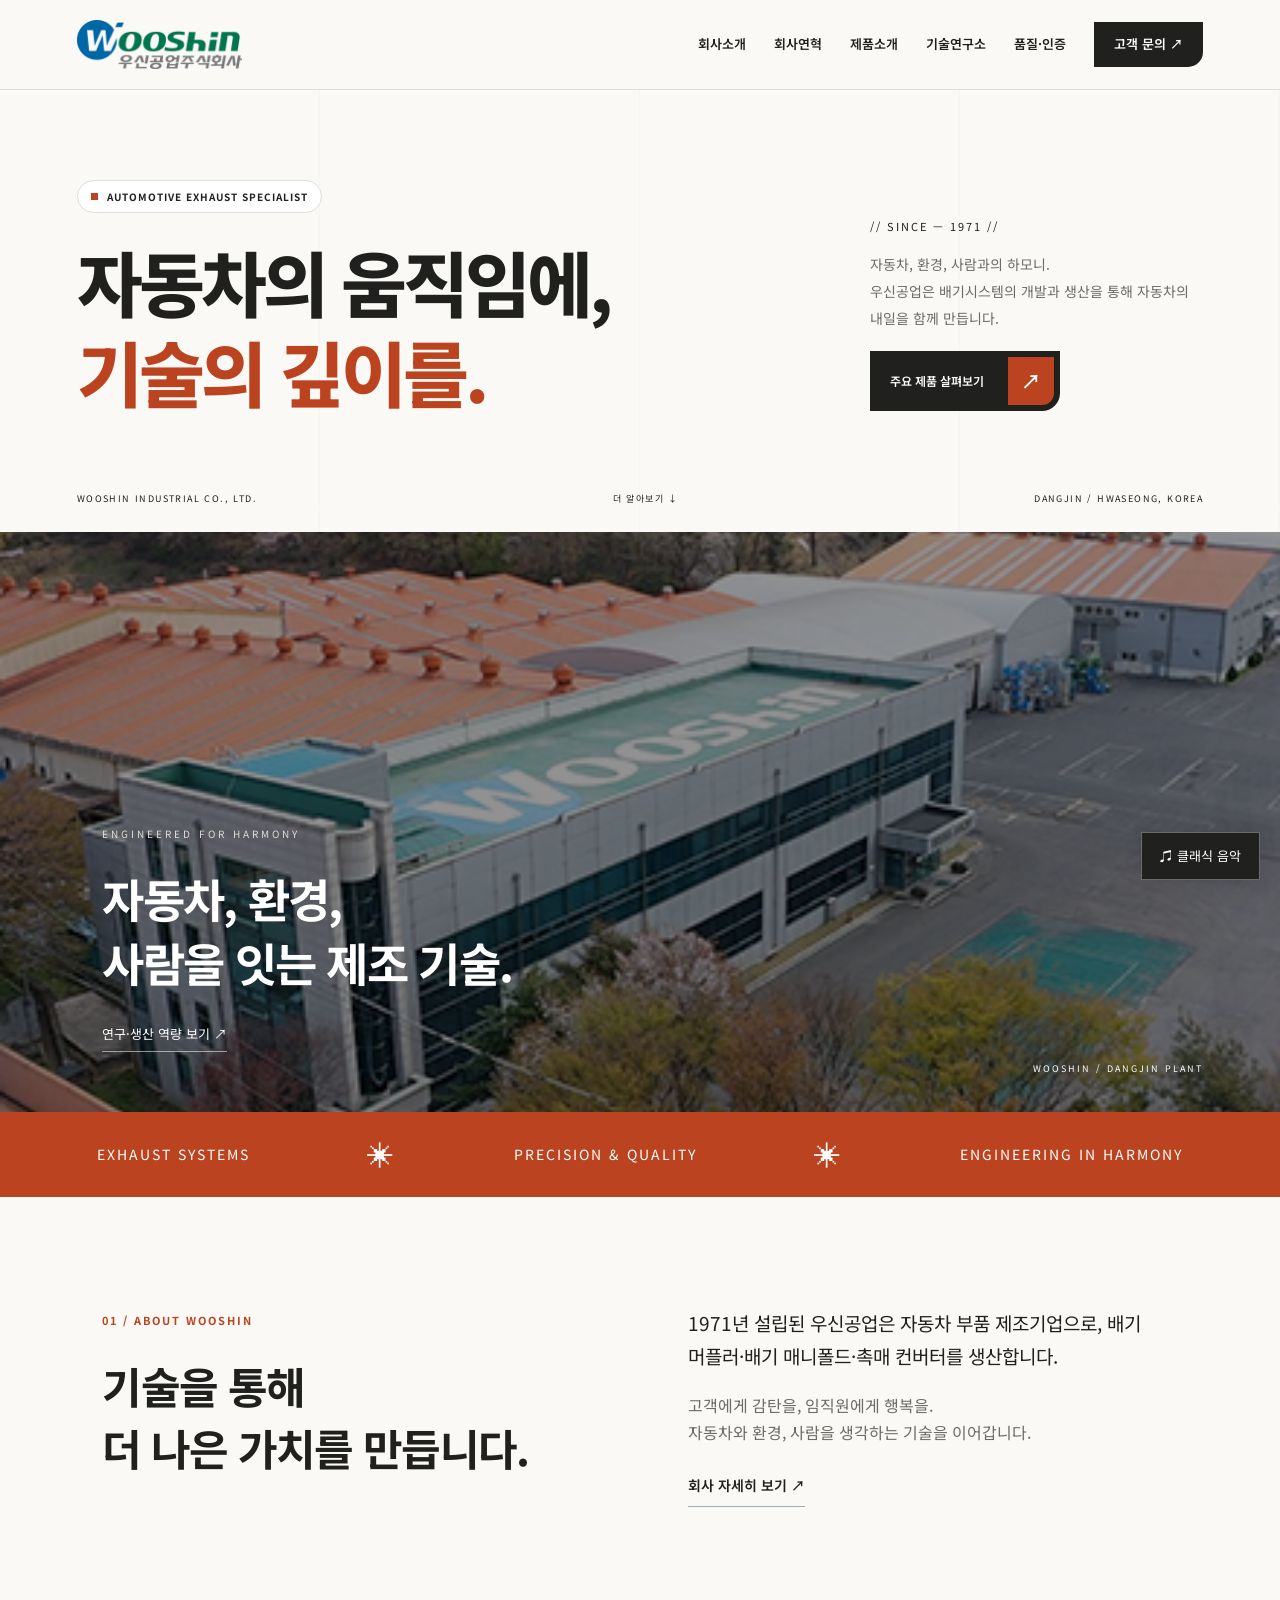
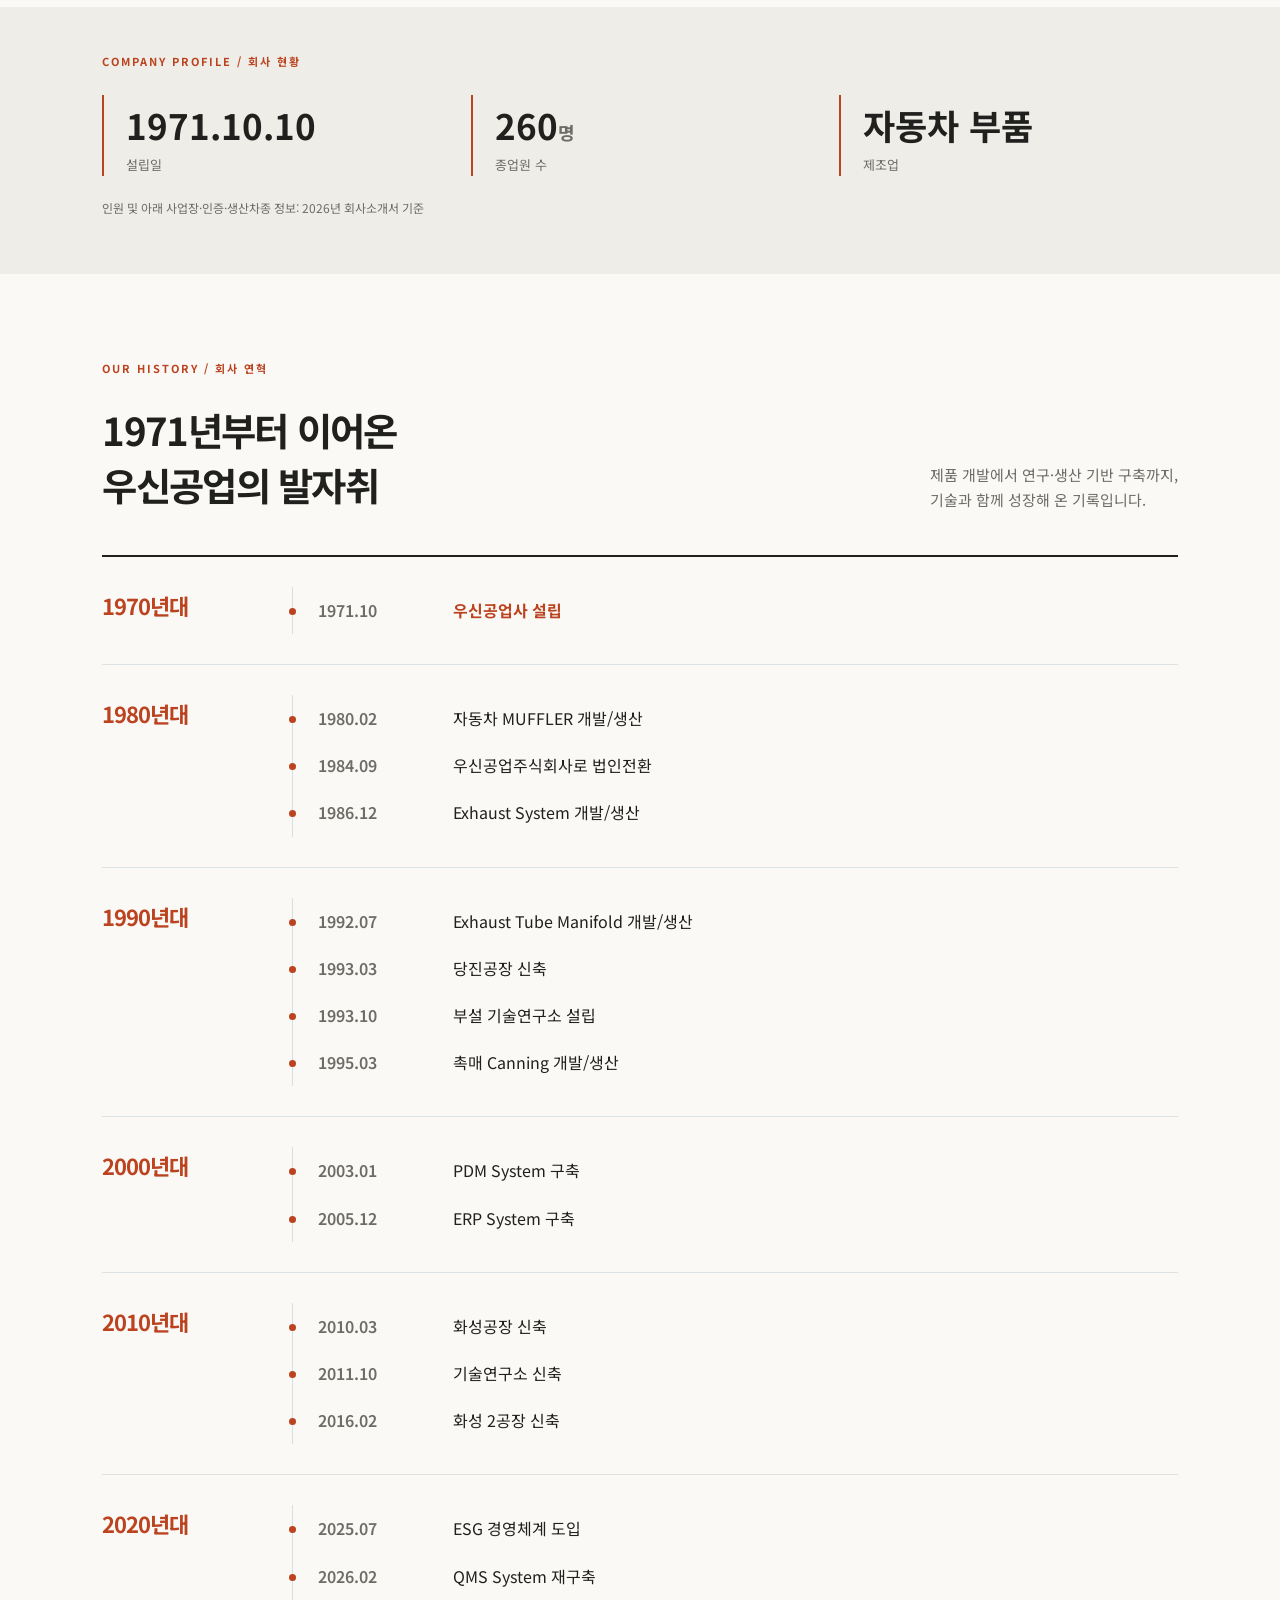
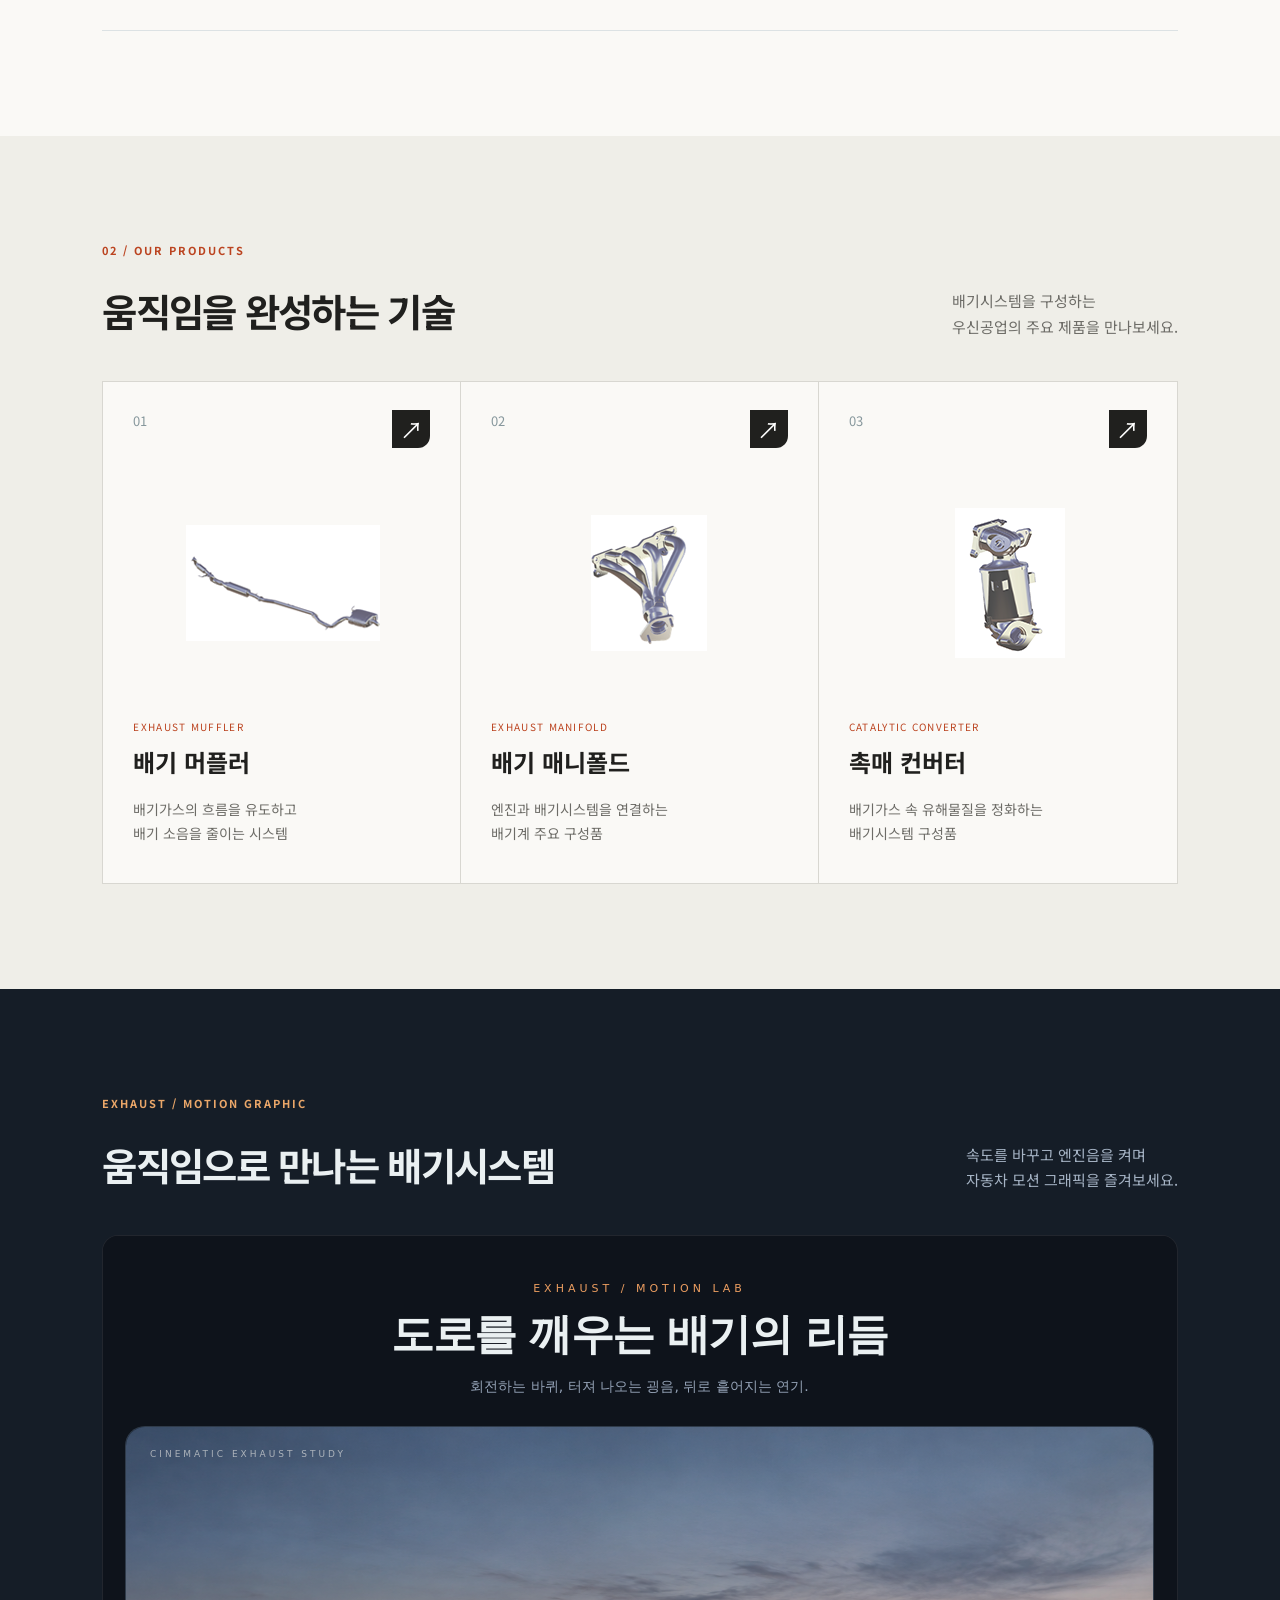
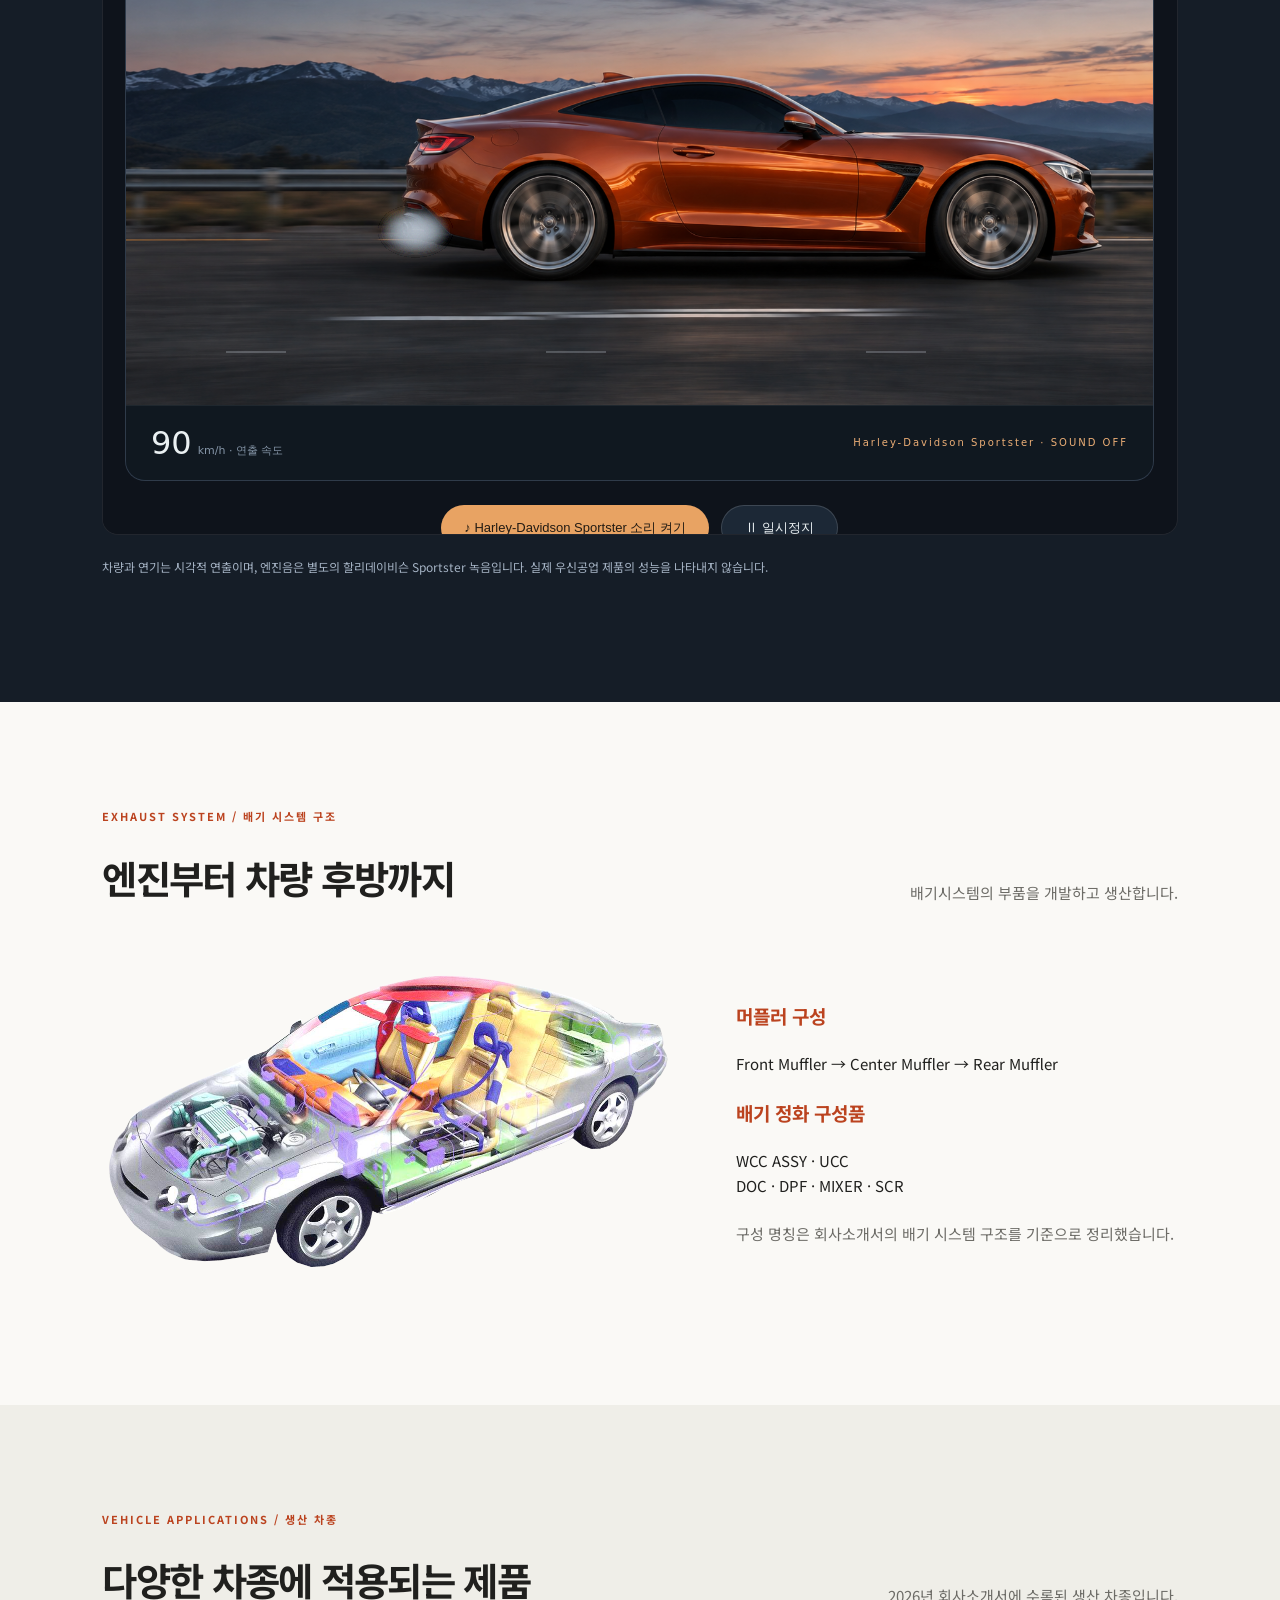
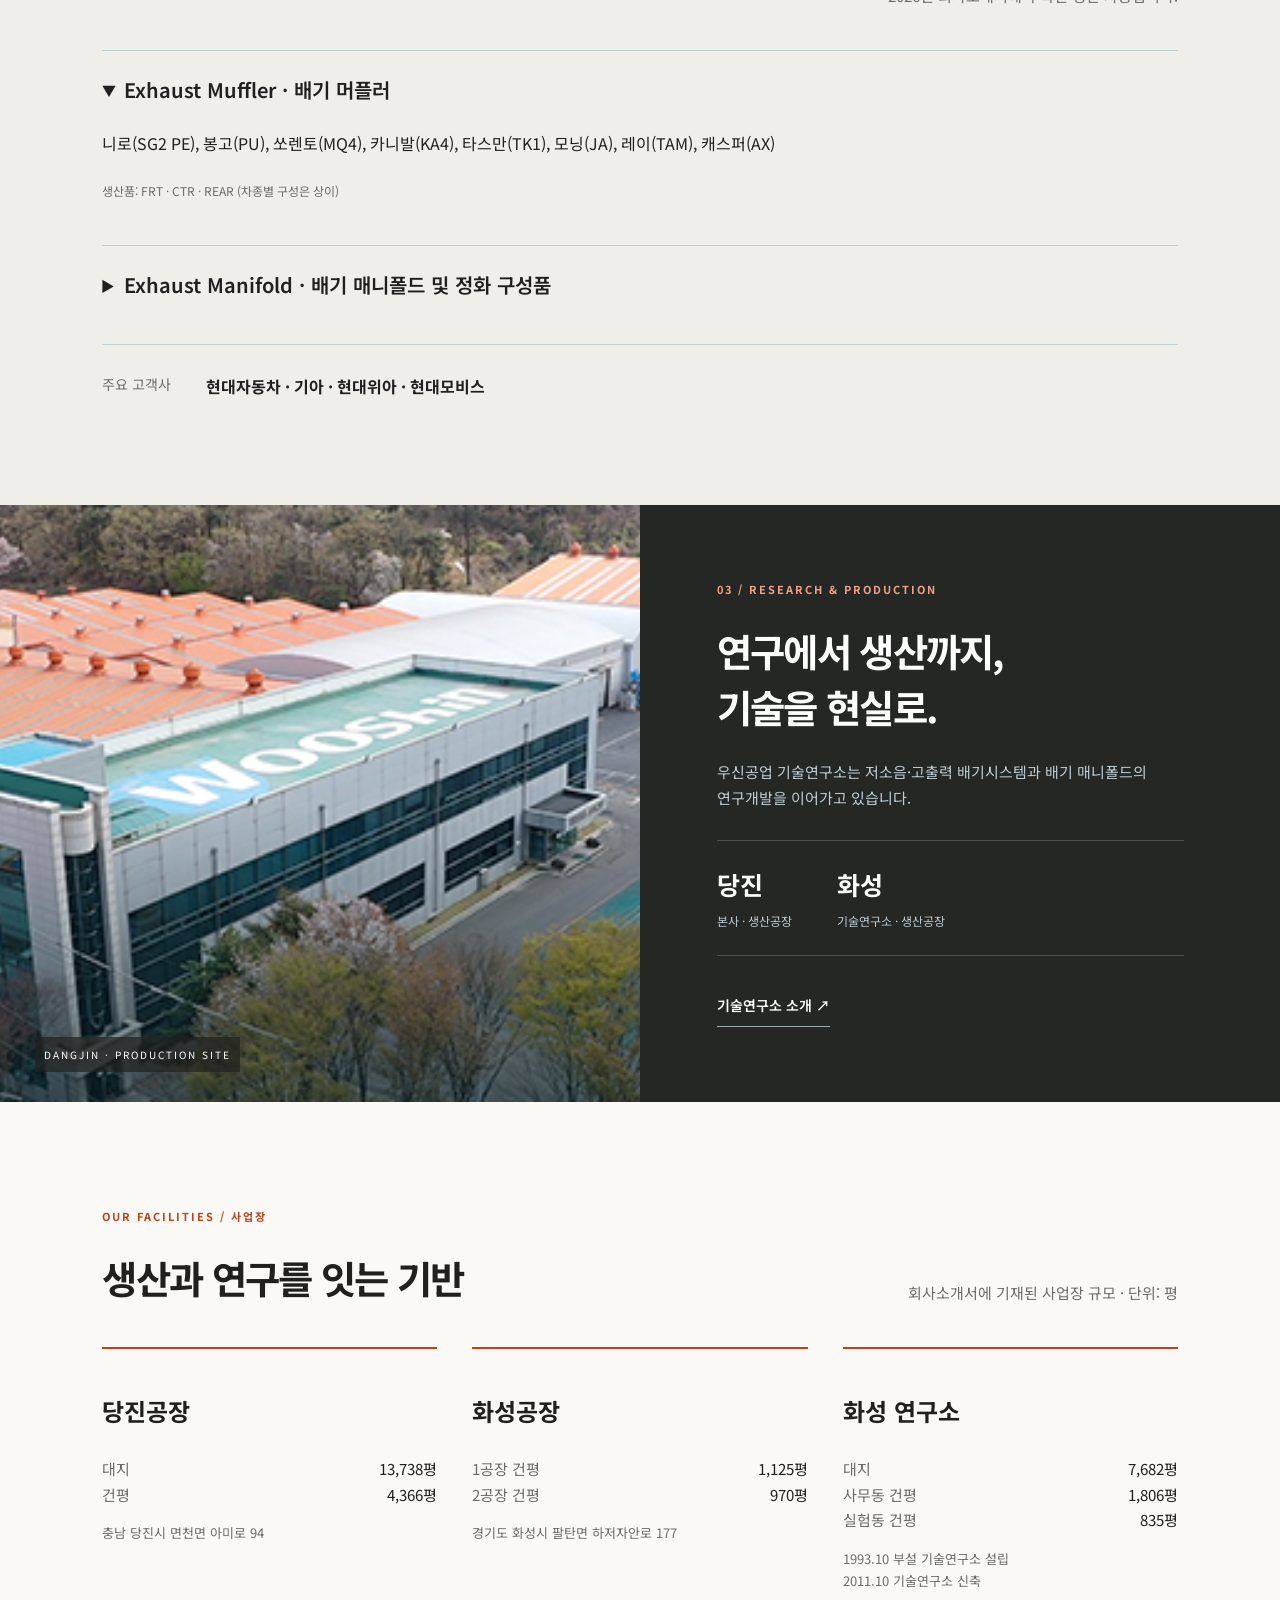
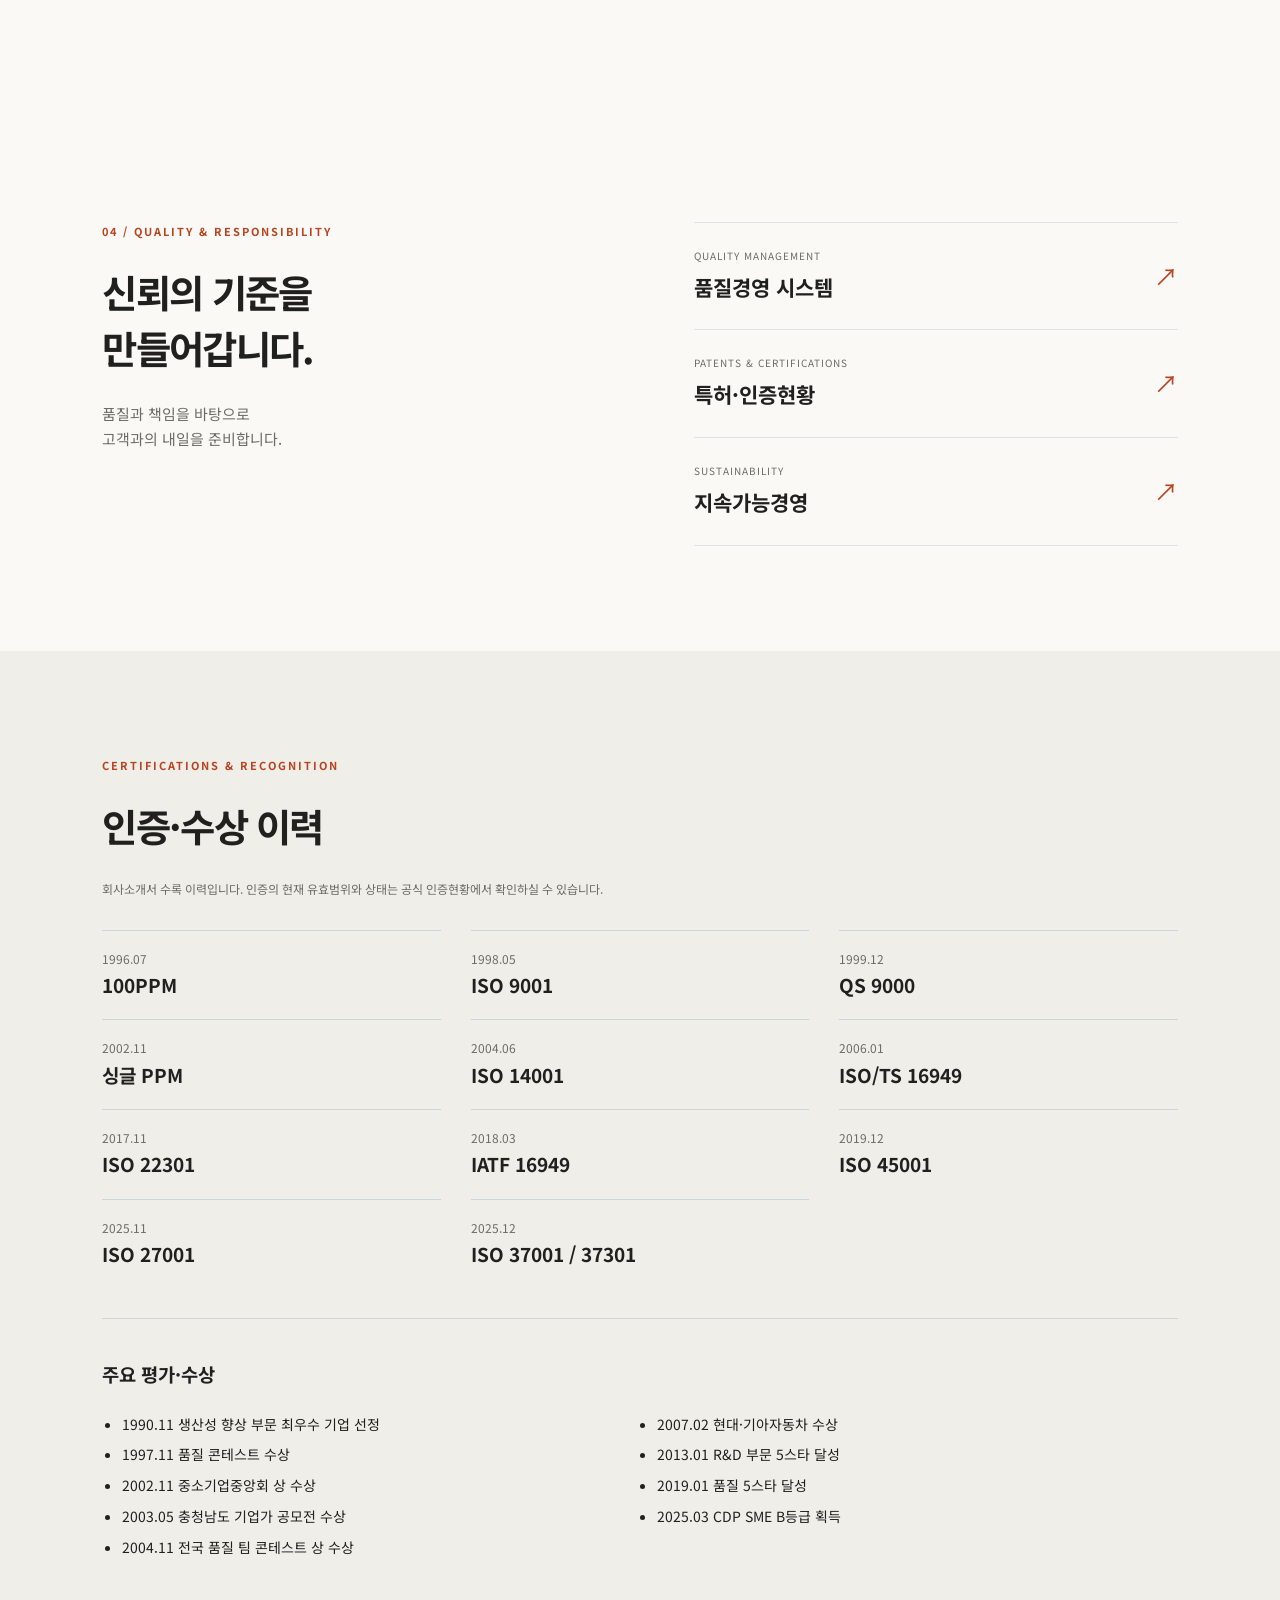
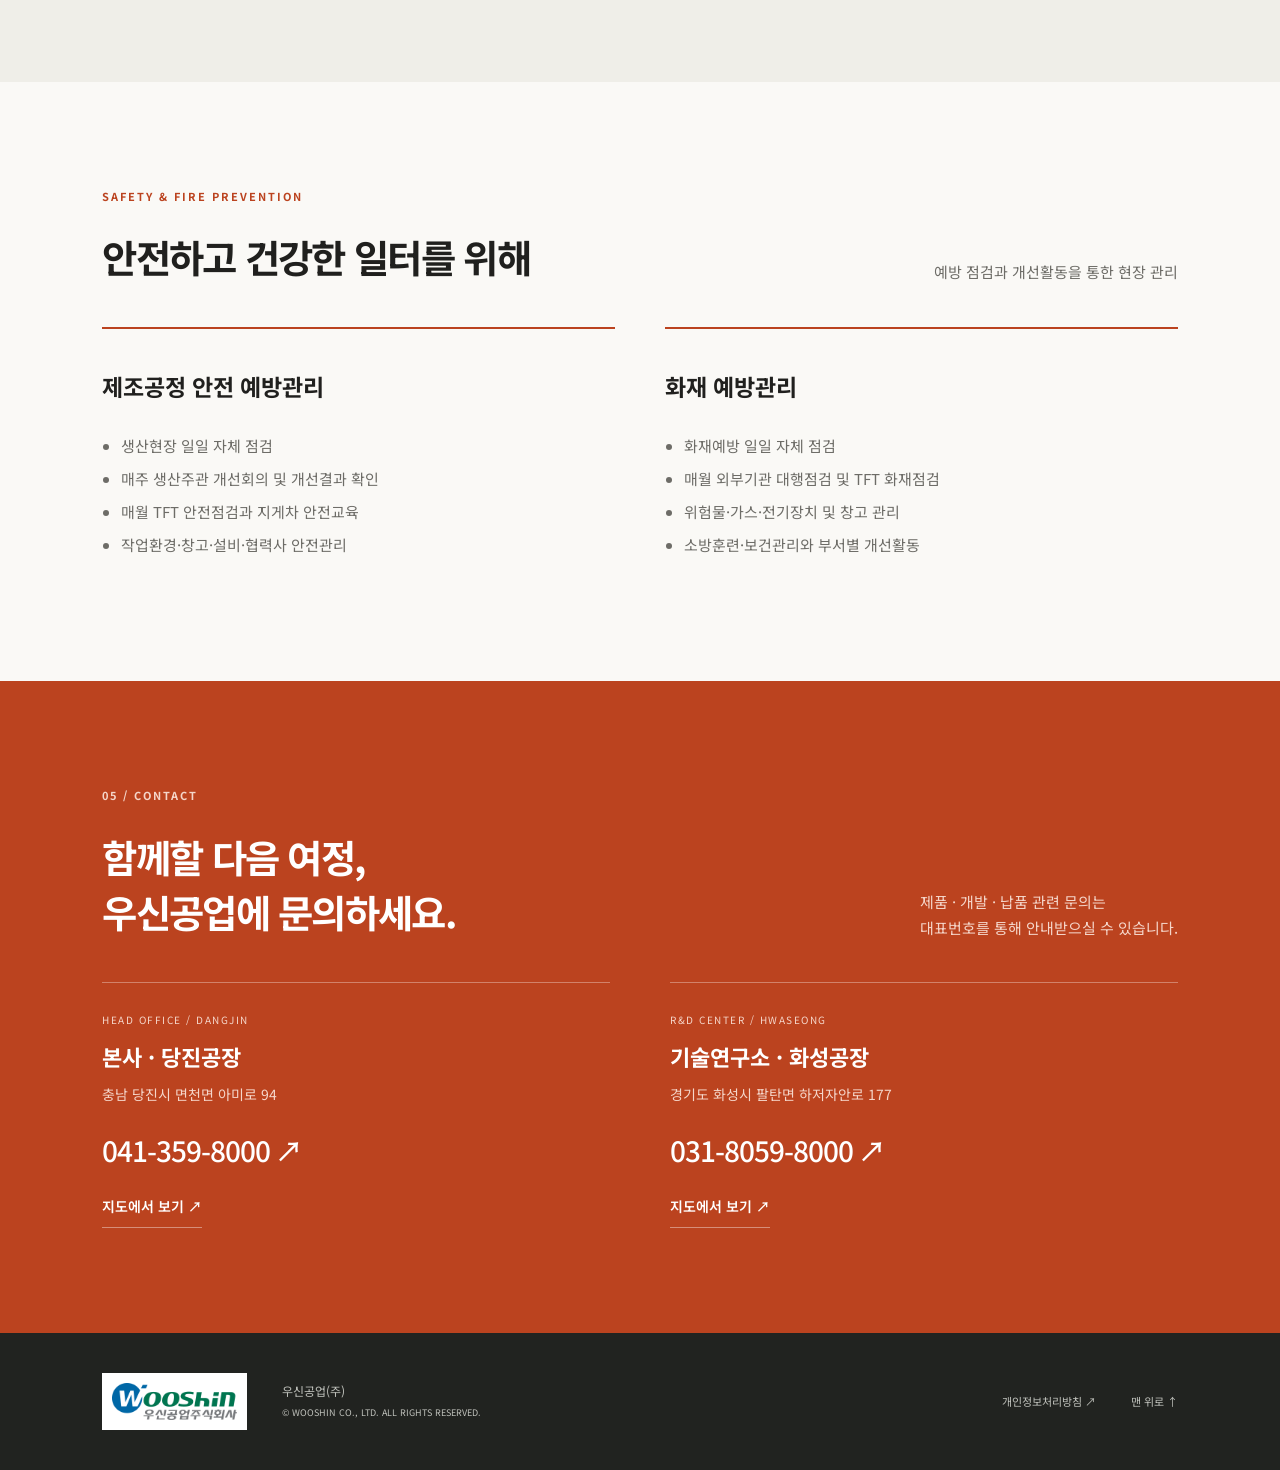
<file: index.html>
<!doctype html>
<html lang="ko">
<head><meta charset="utf-8"><meta name="viewport" content="width=device-width,initial-scale=1"><meta name="description" content="우신공업의 자동차 배기시스템, 제품 및 연구개발 역량을 소개합니다."><title>우신공업 | 자동차 배기시스템 전문기업</title><link rel="stylesheet" href="style.css?v=5"></head>
<body>
<a class="skip" href="#main">본문 바로가기</a>
<header><a href="#" aria-label="우신공업 처음으로"><img class="logo" src="assets/logo.png" alt="우신공업 주식회사"></a><button class="menu-toggle" aria-expanded="false" aria-controls="nav">메뉴 ☰</button><nav id="nav"><a href="#company">회사소개</a><a href="#history">회사연혁</a><a href="#products">제품소개</a><a href="#technology">기술연구소</a><a href="#quality">품질·인증</a><a class="nav-contact" href="#contact">고객 문의 ↗</a></nav></header>
<main id="main">
<section class="hero fabrica-hero"><div class="hero-grid"><div><p class="eyebrow"><span class="status-dot"></span> AUTOMOTIVE EXHAUST SPECIALIST</p><h1>자동차의 움직임에,<br><span>기술의 깊이를.</span></h1></div><div class="hero-aside"><p class="since">// SINCE — 1971 //</p><p>자동차, 환경, 사람과의 하모니.<br>우신공업은 배기시스템의 개발과 생산을 통해 자동차의 내일을 함께 만듭니다.</p><a class="button" href="#products">주요 제품 살펴보기 <span>↗</span></a></div></div><div class="hero-meta"><span>WOOSHIN INDUSTRIAL CO., LTD.</span><a href="#company">더 알아보기 ↓</a><span>DANGJIN / HWASEONG, KOREA</span></div></section><section class="factory-showcase"><img src="assets/factory.png" alt="우신공업 당진 생산공장 전경"><div class="showcase-caption"><span>ENGINEERED FOR HARMONY</span><h2>자동차, 환경,<br>사람을 잇는 제조 기술.</h2><a href="#technology">연구·생산 역량 보기 ↗</a></div><span class="image-label">WOOSHIN / DANGJIN PLANT</span></section><div class="industry-strip" aria-hidden="true"><span>EXHAUST SYSTEMS</span><b>✳</b><span>PRECISION & QUALITY</span><b>✳</b><span>ENGINEERING IN HARMONY</span></div>
<section id="company" class="section company"><div><p class="eyebrow">01 / ABOUT WOOSHIN</p><h2>기술을 통해<br>더 나은 가치를 만듭니다.</h2></div><div class="company-copy"><p>1971년 설립된 우신공업은 자동차 부품 제조기업으로, 배기 머플러·배기 매니폴드·촉매 컨버터를 생산합니다.</p><p>고객에게 감탄을, 임직원에게 행복을.<br>자동차와 환경, 사람을 생각하는 기술을 이어갑니다.</p><a class="text-link" href="https://www.wooshin.net/?module=Html&action=SiteComp&sSubNo=4" target="_blank" rel="noopener">회사 자세히 보기 ↗</a></div></section>
<section class="profile section"><p class="eyebrow">COMPANY PROFILE / 회사 현황</p><div class="profile-grid"><div><strong>1971.10.10</strong><span>설립일</span></div><div><strong>260<span>명</span></strong><span>종업원 수</span></div><div><strong>자동차 부품</strong><span>제조업</span></div></div><p class="source-note">인원 및 아래 사업장·인증·생산차종 정보: 2026년 회사소개서 기준</p></section><section id="history" class="section history"><div class="section-heading"><div><p class="eyebrow">OUR HISTORY / 회사 연혁</p><h2>1971년부터 이어온<br>우신공업의 발자취</h2></div><p>제품 개발에서 연구·생산 기반 구축까지,<br>기술과 함께 성장해 온 기록입니다.</p></div><div class="timeline"><div class="history-group"><h3>1970년대</h3><ol><li><time datetime="1971-10">1971.10</time><span>우신공업사 설립</span></li></ol></div><div class="history-group"><h3>1980년대</h3><ol><li><time datetime="1980-02">1980.02</time><span>자동차 MUFFLER 개발/생산</span></li><li><time datetime="1984-09">1984.09</time><span>우신공업주식회사로 법인전환</span></li><li><time datetime="1986-12">1986.12</time><span>Exhaust System 개발/생산</span></li></ol></div><div class="history-group"><h3>1990년대</h3><ol><li><time datetime="1992-07">1992.07</time><span>Exhaust Tube Manifold 개발/생산</span></li><li><time datetime="1993-03">1993.03</time><span>당진공장 신축</span></li><li><time datetime="1993-10">1993.10</time><span>부설 기술연구소 설립</span></li><li><time datetime="1995-03">1995.03</time><span>촉매 Canning 개발/생산</span></li></ol></div><div class="history-group"><h3>2000년대</h3><ol><li><time datetime="2003-01">2003.01</time><span>PDM System 구축</span></li><li><time datetime="2005-12">2005.12</time><span>ERP System 구축</span></li></ol></div><div class="history-group"><h3>2010년대</h3><ol><li><time datetime="2010-03">2010.03</time><span>화성공장 신축</span></li><li><time datetime="2011-10">2011.10</time><span>기술연구소 신축</span></li><li><time datetime="2016-02">2016.02</time><span>화성 2공장 신축</span></li></ol></div><div class="history-group"><h3>2020년대</h3><ol><li><time datetime="2025-07">2025.07</time><span>ESG 경영체계 도입</span></li><li><time datetime="2026-02">2026.02</time><span>QMS System 재구축</span></li></ol></div></div></section>
<section id="products" class="section products"><div class="section-heading"><div><p class="eyebrow">02 / OUR PRODUCTS</p><h2>움직임을 완성하는 기술</h2></div><p>배기시스템을 구성하는<br>우신공업의 주요 제품을 만나보세요.</p></div><div class="product-grid">
<a class="product" href="https://www.wooshin.net/?module=Html&action=SiteComp&sSubNo=8" target="_blank" rel="noopener"><div class="product-top"><span>01</span><span>↗</span></div><div class="product-image"><img src="assets/muffler.png" alt="우신공업 배기 머플러" loading="lazy"></div><p>EXHAUST MUFFLER</p><h3>배기 머플러</h3><div class="product-desc">배기가스의 흐름을 유도하고<br>배기 소음을 줄이는 시스템</div></a>
<a class="product" href="https://www.wooshin.net/?module=Html&action=SiteComp&sSubNo=9" target="_blank" rel="noopener"><div class="product-top"><span>02</span><span>↗</span></div><div class="product-image"><img src="assets/manifold.png" alt="우신공업 배기 매니폴드" loading="lazy"></div><p>EXHAUST MANIFOLD</p><h3>배기 매니폴드</h3><div class="product-desc">엔진과 배기시스템을 연결하는<br>배기계 주요 구성품</div></a>
<a class="product" href="https://www.wooshin.net/?module=Html&action=SiteComp&sSubNo=10" target="_blank" rel="noopener"><div class="product-top"><span>03</span><span>↗</span></div><div class="product-image"><img src="assets/converter.png" alt="우신공업 촉매 컨버터" loading="lazy"></div><p>CATALYTIC CONVERTER</p><h3>촉매 컨버터</h3><div class="product-desc">배기가스 속 유해물질을 정화하는<br>배기시스템 구성품</div></a>
</div></section>
<section id="exhaust-motion" class="section exhaust-motion"><div class="section-heading"><div><p class="eyebrow">EXHAUST / MOTION GRAPHIC</p><h2>움직임으로 만나는 배기시스템</h2></div><p>속도를 바꾸고 엔진음을 켜며<br>자동차 모션 그래픽을 즐겨보세요.</p></div><iframe src="exhaust-drive.html?v=harley" title="자동차 주행과 머플러 배기 모션 그래픽" loading="lazy" allow="autoplay" class="exhaust-frame"></iframe><p class="source-note">차량과 연기는 시각적 연출이며, 엔진음은 별도의 할리데이비슨 Sportster 녹음입니다. 실제 우신공업 제품의 성능을 나타내지 않습니다.</p></section><section class="section system"><div class="section-heading"><div><p class="eyebrow">EXHAUST SYSTEM / 배기 시스템 구조</p><h2>엔진부터 차량 후방까지</h2></div><p>배기시스템의 부품을 개발하고 생산합니다.</p></div><div class="system-layout"><img src="assets/deck-6-0.png" alt="회사소개서에 수록된 자동차 내부 구조" loading="lazy"><div><h3>머플러 구성</h3><p>Front Muffler → Center Muffler → Rear Muffler</p><h3>배기 정화 구성품</h3><p>WCC ASSY · UCC<br>DOC · DPF · MIXER · SCR</p><p class="source-note">구성 명칭은 회사소개서의 배기 시스템 구조를 기준으로 정리했습니다.</p></div></div></section>
<section class="section applications"><div class="section-heading"><div><p class="eyebrow">VEHICLE APPLICATIONS / 생산 차종</p><h2>다양한 차종에 적용되는 제품</h2></div><p>2026년 회사소개서에 수록된 생산 차종입니다.</p></div><details open><summary>Exhaust Muffler · 배기 머플러</summary><p>니로(SG2 PE), 봉고(PU), 쏘렌토(MQ4), 카니발(KA4), 타스만(TK1), 모닝(JA), 레이(TAM), 캐스퍼(AX)</p><p class="source-note">생산품: FRT · CTR · REAR (차종별 구성은 상이)</p></details><details><summary>Exhaust Manifold · 배기 매니폴드 및 정화 구성품</summary><p>모닝(JA / JA PE2), 레이(TAM), 스토닉(YB), 니로(SG2 PE), 스포티지(NQ5), K5(DL3), K9(RJ), 봉고(PU), 캐스퍼(AX), HB20(BR2), i10(AC3), 크레타(SU2b), 코나(SX2), i30(PD), 아반떼 N(CN7 N), 쏘나타(DN8), 마이티(QT), G70(IK), 투싼(NX4)</p><p class="source-note">생산품: 카파·누우·람다·세타 계열 WCC/UCC, DPF 및 GPF 등. 상세 적용은 공식 제품정보를 확인해 주세요.</p></details><div class="customer-line"><span>주요 고객사</span><strong>현대자동차 · 기아 · 현대위아 · 현대모비스</strong></div></section>
<section id="technology" class="technology"><div class="factory-image"><img src="assets/factory.png" alt="우신공업 당진공장 전경" loading="lazy"><span>DANGJIN · PRODUCTION SITE</span></div><div class="tech-copy"><p class="eyebrow">03 / RESEARCH & PRODUCTION</p><h2>연구에서 생산까지,<br>기술을 현실로.</h2><p>우신공업 기술연구소는 저소음·고출력 배기시스템과 배기 매니폴드의 연구개발을 이어가고 있습니다.</p><div class="locations"><div><strong>당진</strong><span>본사 · 생산공장</span></div><div><strong>화성</strong><span>기술연구소 · 생산공장</span></div></div><a class="text-link" href="https://www.wooshin.net/?module=Html&action=SiteComp&sSubNo=11" target="_blank" rel="noopener">기술연구소 소개 ↗</a></div></section>
<section class="section facilities"><div class="section-heading"><div><p class="eyebrow">OUR FACILITIES / 사업장</p><h2>생산과 연구를 잇는 기반</h2></div><p>회사소개서에 기재된 사업장 규모 · 단위: 평</p></div><div class="facility-grid"><article><h3>당진공장</h3><dl><dt>대지</dt><dd>13,738평</dd><dt>건평</dt><dd>4,366평</dd></dl><p>충남 당진시 면천면 아미로 94</p></article><article><h3>화성공장</h3><dl><dt>1공장 건평</dt><dd>1,125평</dd><dt>2공장 건평</dt><dd>970평</dd></dl><p>경기도 화성시 팔탄면 하저자안로 177</p></article><article><h3>화성 연구소</h3><dl><dt>대지</dt><dd>7,682평</dd><dt>사무동 건평</dt><dd>1,806평</dd><dt>실험동 건평</dt><dd>835평</dd></dl><p>1993.10 부설 기술연구소 설립<br>2011.10 기술연구소 신축</p></article></div></section><section id="quality" class="section quality"><div><p class="eyebrow">04 / QUALITY & RESPONSIBILITY</p><h2>신뢰의 기준을<br>만들어갑니다.</h2><p>품질과 책임을 바탕으로<br>고객과의 내일을 준비합니다.</p></div><div class="quality-links"><a href="https://www.wooshin.net/?module=Html&action=SiteComp&sSubNo=15" target="_blank" rel="noopener"><span><small>QUALITY MANAGEMENT</small><strong>품질경영 시스템</strong></span><b>↗</b></a><a href="https://www.wooshin.net/?module=Board&action=SiteBoard&sMode=SELECT_FORM&iBrdNo=1" target="_blank" rel="noopener"><span><small>PATENTS & CERTIFICATIONS</small><strong>특허·인증현황</strong></span><b>↗</b></a><a href="https://www.wooshin.net/?module=Board&action=SiteBoard&sMode=SELECT_FORM&iBrdNo=3" target="_blank" rel="noopener"><span><small>SUSTAINABILITY</small><strong>지속가능경영</strong></span><b>↗</b></a></div></section>
<section class="section credentials"><p class="eyebrow">CERTIFICATIONS & RECOGNITION</p><h2>인증·수상 이력</h2><p class="source-note">회사소개서 수록 이력입니다. 인증의 현재 유효범위와 상태는 공식 인증현황에서 확인하실 수 있습니다.</p><div class="cert-grid"><div><time>1996.07</time><strong>100PPM</strong></div><div><time>1998.05</time><strong>ISO 9001</strong></div><div><time>1999.12</time><strong>QS 9000</strong></div><div><time>2002.11</time><strong>싱글 PPM</strong></div><div><time>2004.06</time><strong>ISO 14001</strong></div><div><time>2006.01</time><strong>ISO/TS 16949</strong></div><div><time>2017.11</time><strong>ISO 22301</strong></div><div><time>2018.03</time><strong>IATF 16949</strong></div><div><time>2019.12</time><strong>ISO 45001</strong></div><div><time>2025.11</time><strong>ISO 27001</strong></div><div><time>2025.12</time><strong>ISO 37001 / 37301</strong></div></div><div class="recognition"><h3>주요 평가·수상</h3><ul><li>1990.11 생산성 향상 부문 최우수 기업 선정</li><li>1997.11 품질 콘테스트 수상</li><li>2002.11 중소기업중앙회 상 수상</li><li>2003.05 충청남도 기업가 공모전 수상</li><li>2004.11 전국 품질 팀 콘테스트 상 수상</li><li>2007.02 현대·기아자동차 수상</li><li>2013.01 R&D 부문 5스타 달성</li><li>2019.01 품질 5스타 달성</li><li>2025.03 CDP SME B등급 획득</li></ul></div></section><section class="section safety"><div class="section-heading"><div><p class="eyebrow">SAFETY & FIRE PREVENTION</p><h2>안전하고 건강한 일터를 위해</h2></div><p>예방 점검과 개선활동을 통한 현장 관리</p></div><div class="safety-grid"><article><h3>제조공정 안전 예방관리</h3><ul><li>생산현장 일일 자체 점검</li><li>매주 생산주관 개선회의 및 개선결과 확인</li><li>매월 TFT 안전점검과 지게차 안전교육</li><li>작업환경·창고·설비·협력사 안전관리</li></ul></article><article><h3>화재 예방관리</h3><ul><li>화재예방 일일 자체 점검</li><li>매월 외부기관 대행점검 및 TFT 화재점검</li><li>위험물·가스·전기장치 및 창고 관리</li><li>소방훈련·보건관리와 부서별 개선활동</li></ul></article></div></section><section id="contact" class="contact section"><div class="section-heading"><div><p class="eyebrow">05 / CONTACT</p><h2>함께할 다음 여정,<br>우신공업에 문의하세요.</h2></div><p>제품 · 개발 · 납품 관련 문의는<br>대표번호를 통해 안내받으실 수 있습니다.</p></div><div class="contact-grid"><article><p>HEAD OFFICE / DANGJIN</p><h3>본사 · 당진공장</h3><address>충남 당진시 면천면 아미로 94</address><a class="phone" href="tel:0413598000">041-359-8000 ↗</a><a class="text-link" href="https://kko.to/eYwU3UmYB" target="_blank" rel="noopener">지도에서 보기 ↗</a></article><article><p>R&D CENTER / HWASEONG</p><h3>기술연구소 · 화성공장</h3><address>경기도 화성시 팔탄면 하저자안로 177</address><a class="phone" href="tel:03180598000">031-8059-8000 ↗</a><a class="text-link" href="https://kko.to/xQoV3ImY0" target="_blank" rel="noopener">지도에서 보기 ↗</a></article></div></section>
</main><footer><img src="assets/logo.png" alt="우신공업"><div>우신공업(주)<br><small>© WOOSHIN CO., LTD. ALL RIGHTS RESERVED.</small></div><a href="https://www.wooshin.net/?module=Html&action=SiteComp&sSubNo=17" target="_blank" rel="noopener">개인정보처리방침 ↗</a><a href="#">맨 위로 ↑</a></footer>
<details class="music-player"><summary>♫ 클래식 음악</summary><div class="music-panel"><strong>바흐 · 프렐류드 C장조</strong><p>평균율 클라비어곡집 1권 · BWV 846<br>피아노: Kimiko Ishizaka</p><audio controls loop preload="none" aria-label="바흐 프렐류드 배경음악"><source src="assets/bach-prelude.ogg" type="audio/ogg">이 브라우저는 오디오 재생을 지원하지 않습니다.</audio><small>재생 버튼을 누르면 음악이 시작됩니다.</small><a href="https://commons.wikimedia.org/wiki/File:Kimiko_Ishizaka_-_Bach_-_Well-Tempered_Clavier,_Book_1_-_01_Prelude_No._1_in_C_major,_BWV_846.ogg" target="_blank" rel="noopener">음원 출처 · CC0 ↗</a></div></details><div class="mobile-actions" aria-label="빠른 문의"><a href="#products">제품 보기</a><a href="tel:0413598000">전화 문의 ↗</a></div><script>const b=document.querySelector('.menu-toggle'),n=document.querySelector('nav');b.addEventListener('click',()=>{const open=b.getAttribute('aria-expanded')!=='true';b.setAttribute('aria-expanded',String(open));n.classList.toggle('open',open)});document.addEventListener('keydown',e=>{if(e.key==='Escape'){n.classList.remove('open');b.setAttribute('aria-expanded','false');b.focus()}});n.querySelectorAll('a').forEach(a=>a.addEventListener('click',()=>{n.classList.remove('open');b.setAttribute('aria-expanded','false')}));</script>
</body></html>
</file>
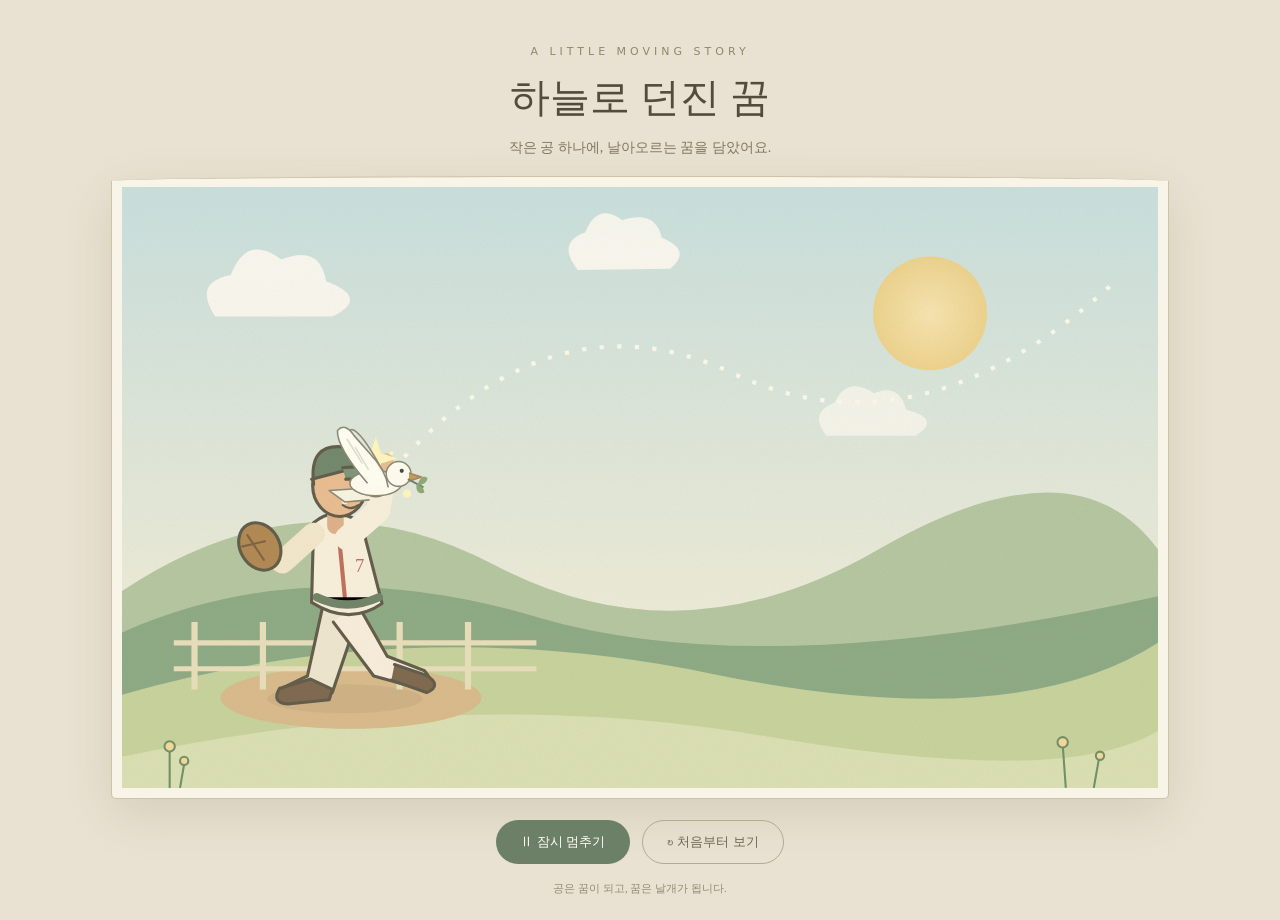
<file: baseball-dove.html>
<!doctype html><html lang="ko"><head><meta charset="utf-8"><meta name="viewport" content="width=device-width,initial-scale=1"><title>하늘로 던진 꿈 · 움직이는 동화</title><style>
*{box-sizing:border-box}body{margin:0;min-height:100svh;display:grid;place-items:center;background:#e9e2d2;color:#514c3d;font-family:Georgia,'Malgun Gothic',serif}.book{width:min(1100px,96vw);padding:34px 22px 24px;text-align:center}.kicker{font:11px system-ui;letter-spacing:4px;color:#90876b}h1{font-size:clamp(25px,4vw,40px);font-weight:400;margin:12px 0}.caption{font-size:14px;color:#82765d;min-height:24px}.page{background:#f8f1df;border:10px solid #f9f4e8;outline:1px solid #cec3a9;box-shadow:0 15px 50px #51432220;border-radius:46% 46% 4px 4px / 4px 4px 4px 4px;overflow:hidden}svg{width:100%;display:block;height:auto}.scene{--duration:8s}.arm{transform-origin:216px 337px;animation:throw var(--duration) infinite}.body{animation:lean var(--duration) infinite;transform-origin:207px 463px}.flight{offset-path:path('M 245 286 C 360 155 490 130 590 180 C 710 240 810 165 1080 55');offset-rotate:0deg;animation:travel var(--duration) linear infinite}.ball{animation:ball var(--duration) infinite}.bird{animation:bird var(--duration) infinite}.wing{transform-origin:0px 0px;animation:flap .65s ease-in-out infinite alternate}.wing.back{animation-delay:-.3s}.sparkles{animation:sparkle var(--duration) infinite}.cloud{animation:drift 16s ease-in-out infinite alternate}.cloud.two{animation-delay:-8s}.paused *{animation-play-state:paused!important}.trail{stroke-dasharray:4 13;animation:trail var(--duration) infinite}.controls{display:flex;justify-content:center;gap:12px;margin-top:22px}button{background:#6c8067;color:#fffdf3;border:0;border-radius:24px;min-height:44px;padding:10px 24px;font:13px 'Malgun Gothic',sans-serif;cursor:pointer}button.secondary{background:transparent;border:1px solid #b4aa92;color:#6d6755}button:focus-visible{outline:3px solid #c88f54;outline-offset:4px}.footnote{font-size:11px;color:#958972;margin:17px 0 0}@keyframes throw{0%,10%{transform:rotate(70deg)}19%{transform:rotate(-35deg)}28%,90%{transform:rotate(-85deg)}100%{transform:rotate(70deg)}}@keyframes lean{0%,10%,100%{transform:rotate(0)}20%,70%{transform:rotate(8deg)}}@keyframes travel{0%,19%{offset-distance:0%;opacity:0}20%{opacity:1;offset-distance:0%}52%{offset-distance:42%;opacity:1}91%{offset-distance:100%;opacity:1}94%,100%{offset-distance:100%;opacity:0}}@keyframes ball{0%,45%{opacity:1;transform:scale(1) rotate(0)}55%,100%{opacity:0;transform:scale(.5) rotate(280deg)}}@keyframes bird{0%,45%{opacity:0;transform:scale(.1)}56%,100%{opacity:1;transform:scale(1)}}@keyframes flap{from{transform:scaleY(.32) rotate(-9deg)}to{transform:scaleY(1) rotate(9deg)}}@keyframes sparkle{0%,43%,63%,100%{opacity:0;transform:scale(.3)}52%{opacity:1;transform:scale(1.6)}}@keyframes trail{0%,21%,93%,100%{opacity:0}30%,75%{opacity:.5}}@keyframes drift{to{transform:translateX(20px)}}@media(max-width:600px){.book{padding:24px 8px}.page{border-width:5px}.caption{font-size:12px}svg{min-height:330px;object-fit:cover}h1{font-size:28px}.controls{margin-top:18px}}@media(prefers-reduced-motion:reduce){.scene:not(.explicit-play) *{animation-play-state:paused}}
</style></head><body><main class="book"><p class="kicker">A LITTLE MOVING STORY</p><h1>하늘로 던진 꿈</h1><p class="caption" aria-live="polite">작은 공 하나에, 날아오르는 꿈을 담았어요.</p><div class="page"><svg class="scene" viewBox="0 0 1000 580" role="img" aria-label="동화책 풍경 속 투수가 야구공을 던지고, 날아가던 공이 흰 비둘기로 변해 하늘을 나는 애니메이션"><defs><linearGradient id="sky" x2="0" y2="1"><stop stop-color="#c9dfdc"/><stop offset="1" stop-color="#fbefd3"/></linearGradient><radialGradient id="sun"><stop stop-color="#ffe4a5"/><stop offset="1" stop-color="#f3ce7a"/></radialGradient><filter id="paper"><feTurbulence type="fractalNoise" baseFrequency=".65" numOctaves="3" stitchTiles="stitch"/><feColorMatrix type="saturate" values="0"/><feComponentTransfer><feFuncA type="linear" slope=".10"/></feComponentTransfer><feBlend in="SourceGraphic" mode="multiply"/></filter></defs><g filter="url(#paper)"><path fill="url(#sky)" d="M0 0H1000V580H0z"/><circle cx="780" cy="122" r="55" fill="url(#sun)" opacity=".8"/><g class="cloud" fill="#fffaf0" opacity=".86"><path d="M90 125q-22-33 15-40 15-40 49-15 37-15 43 21 43 16 6 34z"/><path d="M440 80q-21-26 7-36 12-30 36-12 32-10 38 17 30 12 8 30z"/></g><g class="cloud two" fill="#fffaf0" opacity=".7"><path d="M680 240q-18-22 8-32 12-26 38-9 24-10 31 16 35 9 9 25z"/></g><path d="M0 390Q180 270 360 365T730 350T1000 350V580H0" fill="#b5c6a0"/><path d="M0 430Q180 350 400 415T1000 395V580H0" fill="#8fab85"/><path d="M0 490Q280 410 570 470T1000 440V580H0" fill="#c8d29d"/><path d="M0 550Q330 480 620 530T1000 525V580H0" fill="#dbe0b3"/><ellipse cx="221" cy="493" rx="126" ry="30" fill="#d9bb8c"/><ellipse cx="215" cy="494" rx="75" ry="14" fill="#a28d6c" opacity=".18"/><path d="M50 440L400 440M50 465L400 465" stroke="#e9deba" stroke-width="5"/><g stroke="#e9deba" stroke-width="6"><path d="M70 420v65m66-65v65m66-65v65m66-65v65m66-65v65"/></g><path class="trail" d="M250 286Q410 95 590 180T960 90" fill="none" stroke="#faf9e9" stroke-width="4"/>
<g class="body" stroke="#645e4b" stroke-width="3" stroke-linecap="round" stroke-linejoin="round"><path d="M195 399l-16 73-27 13q-3 13 20 11l31-8 24-71" fill="#eee5ce"/><path d="M227 402l29 51 36 14q12 13-5 17l-44-12-39-52" fill="#f7edda"/><path d="M152 484l30-9 21 10-3 10-40 4q-16-1-8-15M263 461l30 10q17 10 1 17l-34-12" fill="#806b52"/><path d="M185 324q20-17 46 0l20 78q-32 22-68-1z" fill="#f8efdb"/><path d="M208 322l7 73" fill="none" stroke="#bf715d" stroke-width="4"/><path d="M188 396q29 14 60 0" stroke="#748668" stroke-width="8"/><path d="M185 335l-30 27-18-12" fill="none" stroke="#f3e6c9" stroke-width="22"/><ellipse cx="133" cy="347" rx="19" ry="24" fill="#b28a54" transform="rotate(-30 133 347)"/><path d="M121 336l16 24m-21-13 22-5" stroke="#806442" stroke-width="2"/><path d="M206 311v16" stroke="#deb18a" stroke-width="16"/><ellipse cx="210" cy="288" rx="26" ry="30" fill="#e8bd91"/><path d="M185 287q-5-40 29-36 28 1 26 26l-18-5-39 10" fill="#74896d"/><path d="M213 271q35-4 42 11l-39 0" fill="#809779"/><path d="M226 292h1" stroke-width="4"/><path d="M228 307q-8 6-15 0" fill="none" stroke-width="2"/><g class="arm"><path d="M217 339l30-26 6-33" fill="none" stroke="#f8efdb" stroke-width="23"/><path d="M253 282l2-18" stroke="#e8bd91" stroke-width="14"/></g><text x="225" y="372" font-size="18" fill="#bf715d" stroke="none" font-family="Georgia">7</text></g>
<g class="flight"><g class="ball"><circle r="13" fill="#fff8e7" stroke="#887d64" stroke-width="1.5"/><path d="M-6-11Q4 0-6 11M6-11Q-4 0 6 11" fill="none" stroke="#bb735f" stroke-width="1.5"/></g><g class="sparkles" fill="#fff5bd"><path d="M0-45l5 16 16 5-16 5-5 16-5-16-16-5 16-5z"/><circle cx="-30" cy="17" r="3"/><circle cx="30" cy="10" r="4"/><circle cx="15" cy="-29" r="2"/></g><g class="bird" stroke="#8c8a77" stroke-width="1.5" stroke-linejoin="round"><path class="wing back" d="M-5 0Q-40-49-23-52Q-14-50 5-15L16 2" fill="#e4e6d8"/><path d="M-15 5l-30 2 15 11 24-2" fill="#f7f4df"/><ellipse rx="25" ry="12" fill="#fffbee"/><path class="wing" d="M-8 0Q-38-35-37-51q7-8 16 5l15 17Q10-12 12 4" fill="#fffef0"/><path d="M-28-43l15 24m-7-16 13 22" fill="none" stroke="#dedfcf"/><circle cx="22" cy="-9" r="12" fill="#fffbee"/><path d="M32-10l12 4-12 4" fill="#c59b58" stroke="#a08b60"/><circle cx="25" cy="-12" r="2" fill="#434f48" stroke="none"/><path d="M31-4l15 8" stroke="#75856b" stroke-width="2"/><path d="M40 2q4-12 10-7-1 7-10 7m-1 0q0 10 8 7-1-7-8-7" fill="#8eaa78" stroke="none"/></g></g>
<g stroke="#759069" stroke-width="2" fill="#f4d99b"><path d="M46 580v-38m10 38 4-23m851 23-3-42m30 42 5-28"/><circle cx="46" cy="540" r="5"/><circle cx="60" cy="554" r="4"/><circle cx="908" cy="536" r="5"/><circle cx="944" cy="549" r="4"/></g></g></svg></div><div class="controls"><button id="pause">Ⅱ 잠시 멈추기</button><button id="replay" class="secondary">↻ 처음부터 보기</button></div><p class="footnote">공은 꿈이 되고, 꿈은 날개가 됩니다.</p></main><script>const scene=document.querySelector('.scene'),pause=document.querySelector('#pause'),caption=document.querySelector('.caption');let playing=!matchMedia('(prefers-reduced-motion: reduce)').matches;function sync(){scene.classList.toggle('paused',!playing);scene.classList.toggle('explicit-play',playing);pause.textContent=playing?'Ⅱ 잠시 멈추기':'▶ 이야기 재생';pause.setAttribute('aria-pressed',String(playing))}pause.onclick=()=>{playing=!playing;sync()};document.querySelector('#replay').onclick=()=>{scene.getAnimations({subtree:true}).forEach(a=>a.currentTime=0);playing=true;sync()};sync();</script></body></html>
</file>
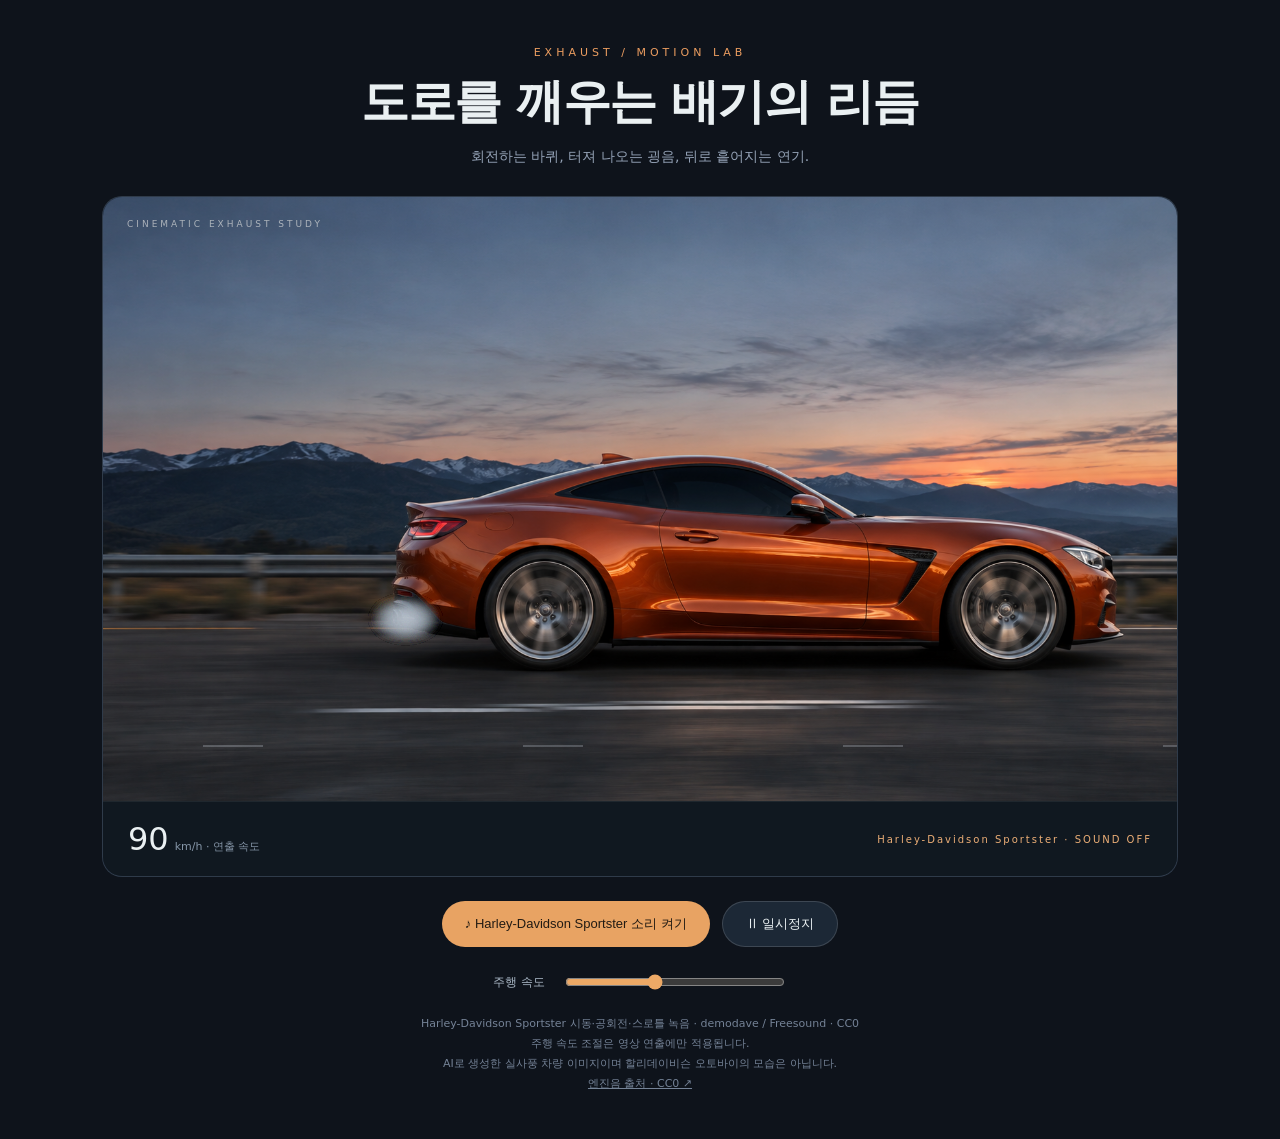
<file: exhaust-drive.html>
<!doctype html><html lang="ko"><head><meta charset="utf-8"><meta name="viewport" content="width=device-width,initial-scale=1"><title>EXHAUST RUN · 배기의 리듬</title><style>
*{box-sizing:border-box}body{margin:0;background:#0e131b;color:#eaf0f2;font-family:system-ui,'Malgun Gothic',sans-serif;min-height:100svh;display:grid;place-items:center}main{width:min(1120px,100%);padding:35px 22px;text-align:center}.eyebrow{color:#eb9d60;font-size:11px;letter-spacing:4px}h1{font-size:clamp(29px,4vw,48px);margin:10px 0;font-weight:650;letter-spacing:-1.5px}.intro{color:#94a2b6;font-size:14px}.screen{position:relative;border:1px solid #ffffff15;border-radius:20px;overflow:hidden;margin-top:30px;background:#1c293a;--pace:1s}svg{display:block;width:100%;height:auto}.road{animation:road var(--pace) linear infinite}.far{animation:far calc(var(--pace)*15) linear infinite}.car{animation:vibrate .13s linear infinite alternate}.wheel{animation:spin calc(var(--pace)*.6) linear infinite;transform-box:fill-box;transform-origin:center}.smoke{animation:smoke calc(var(--pace)*1.7) ease-out infinite;transform-box:fill-box;transform-origin:center;opacity:0}.s2{animation-delay:-.3s}.s3{animation-delay:-.6s}.s4{animation-delay:-.9s}.s5{animation-delay:-1.2s}.flame{animation:fire .09s infinite alternate;transform-origin:320px 354px}.boom{animation:boom .8s infinite;transform-origin:235px 270px}.paused *{animation-play-state:paused!important}.dashboard{display:flex;align-items:center;justify-content:space-between;padding:18px 25px;background:#101820;border-top:1px solid #ffffff10;gap:20px}.speed{font-size:32px;font-variant-numeric:tabular-nums;font-weight:300}.speed small{font-size:11px;color:#8595a7;margin-left:6px}.status{font-size:10px;color:#ecae76;letter-spacing:2px}.controls{display:flex;justify-content:center;flex-wrap:wrap;gap:12px;margin-top:24px}button{min-height:46px;padding:10px 23px;border:1px solid #ffffff25;border-radius:30px;color:#eaf0f2;background:#1c2836;font-size:13px;cursor:pointer}button.primary{background:#e8a363;color:#221b13;border:0}button:focus-visible,input:focus-visible{outline:3px solid #f6bb83;outline-offset:4px}.range{display:flex;align-items:center;justify-content:center;gap:18px;font-size:12px;color:#aab8c6;margin:25px auto 0;max-width:360px}input{width:220px;accent-color:#eda966}.note{font-size:11px;color:#748296;line-height:1.8;margin-top:22px}@keyframes road{to{transform:translateX(-320px)}}@keyframes far{to{transform:translateX(-1000px)}}@keyframes vibrate{to{transform:translateY(2px)}}@keyframes spin{to{transform:rotate(-360deg)}}@keyframes smoke{0%{opacity:.65;transform:translate(0,0) scale(.3)}50%{opacity:.35}100%{opacity:0;transform:translate(-230px,-65px) scale(2.8)}}@keyframes fire{from{opacity:.2;transform:scaleX(.5)}to{opacity:.9;transform:scaleX(1.15)}}@keyframes boom{0%,100%{opacity:.3;transform:scale(.96)}30%{opacity:.9;transform:scale(1.05)}}@media(max-width:600px){main{padding:25px 12px}.screen{margin-top:24px;border-radius:12px}.dashboard{padding:12px 16px}.speed{font-size:25px}.status{font-size:8px;letter-spacing:1px}.intro{font-size:12px}.controls{gap:8px}button{padding:10px 18px}}@media(prefers-reduced-motion:reduce){.screen:not(.explicit-play) *{animation-play-state:paused}}
.real-scene{position:relative;aspect-ratio:16/9;overflow:hidden;background:#17202c}.real-scene>img{width:100%;height:100%;object-fit:cover;animation:camera .16s linear infinite alternate;transform:scale(1.01)}.scene-tag{position:absolute;top:22px;left:24px;font-size:9px;letter-spacing:3px;color:#f4f2ec99}.exhaust-plume{position:absolute;left:27.5%;top:69%;width:1px;height:1px}.exhaust-plume i{display:block;position:absolute;width:65px;height:40px;left:-25px;top:-15px;background:radial-gradient(ellipse,#b7bfca70 0%,#a6b2be35 35%,transparent 70%);filter:blur(5px);border-radius:50%;animation:real-smoke calc(var(--pace)*2.4) linear infinite;animation-delay:var(--delay)}.road-glint{position:absolute;left:0;right:0;bottom:9%;height:2px;opacity:.25;background:repeating-linear-gradient(90deg,transparent 0 100px,#d7dfea 100px 160px,transparent 160px 320px);animation:road var(--pace) linear infinite}.note{max-width:650px;margin-left:auto;margin-right:auto}@keyframes camera{to{transform:scale(1.012) translateY(.7px)}}@keyframes real-smoke{0%{opacity:0;transform:translate(0,0) scale(.4)}12%{opacity:.8}100%{opacity:0;transform:translate(-280px,-45px) scale(3.2)}}@media(max-width:600px){.scene-tag{font-size:7px;top:13px;left:15px}.exhaust-plume i{width:40px;height:28px}@keyframes real-smoke{0%{opacity:0;transform:translate(0,0) scale(.3)}15%{opacity:.8}100%{opacity:0;transform:translate(-140px,-30px) scale(2.6)}}}</style></head><body><main><p class="eyebrow">EXHAUST / MOTION LAB</p><h1>도로를 깨우는 배기의 리듬</h1><p class="intro">회전하는 바퀴, 터져 나오는 굉음, 뒤로 흩어지는 연기.</p><div class="screen"><div class="real-scene" role="img" aria-label="노을빛 도로를 달리는 실사풍 스포츠카와 머플러 연기"><img src="assets/realistic-car.png" alt="금속빛 주황색 스포츠카의 실사풍 주행 장면"><div class="exhaust-plume"><i style="--delay:-0.0s"></i><i style="--delay:-0.23s"></i><i style="--delay:-0.46s"></i><i style="--delay:-0.6900000000000001s"></i><i style="--delay:-0.92s"></i><i style="--delay:-1.1500000000000001s"></i><i style="--delay:-1.3800000000000001s"></i><i style="--delay:-1.61s"></i><i style="--delay:-1.84s"></i><i style="--delay:-2.0700000000000003s"></i></div><div class="road-glint"></div><span class="scene-tag">CINEMATIC EXHAUST STUDY</span></div><div class="dashboard"><div class="speed"><output id="speedValue">90</output><small>km/h · 연출 속도</small></div><span class="status" id="soundStatus">ENGINE SOUND OFF</span></div></div><div class="controls"><button id="sound" class="primary" aria-pressed="false">♪ 소리 켜기</button><button id="pause" aria-pressed="true">Ⅱ 일시정지</button></div><label class="range">주행 속도<input id="speed" type="range" min="30" max="180" value="90" aria-label="주행 연출 속도"></label><p class="note">Harley-Davidson Sportster 시동·공회전·스로틀 녹음 · demodave / Freesound · CC0<br>주행 속도 조절은 영상 연출에만 적용됩니다.<br>AI로 생성한 실사풍 차량 이미지이며 할리데이비슨 오토바이의 모습은 아닙니다.<br><a href="https://freesound.org/people/demodave/sounds/335345/" target="_blank" rel="noopener" style="color:inherit">엔진음 출처 · CC0 ↗</a></p></main><script>
const screen=document.querySelector('.screen'),sound=document.querySelector('#sound'),pause=document.querySelector('#pause'),speed=document.querySelector('#speed'),status=document.querySelector('#soundStatus');
const engine=new Audio('assets/harley-sportster-engine.mp3');engine.loop=true;engine.volume=.35;engine.preload='none';let soundOn=false,playing=!matchMedia('(prefers-reduced-motion: reduce)').matches;
function update(){screen.classList.toggle('paused',!playing);screen.classList.toggle('explicit-play',playing);pause.textContent=playing?'Ⅱ 일시정지':'▶ 재생';pause.setAttribute('aria-pressed',String(playing));screen.style.setProperty('--pace',90/Number(speed.value)+'s');document.querySelector('#speedValue').value=speed.value;sound.textContent=soundOn?'♫ 소리 끄기':'♪ Harley-Davidson Sportster 소리 켜기';sound.setAttribute('aria-pressed',String(soundOn));status.textContent=soundOn&&playing?'Harley-Davidson Sportster · RECORDED AUDIO':'Harley-Davidson Sportster · SOUND OFF';if(!soundOn||!playing||document.hidden)engine.pause();else engine.play().catch(()=>{soundOn=false;sound.textContent='♪ 다시 재생';status.textContent='재생 버튼을 다시 눌러주세요'})}
sound.onclick=()=>{soundOn=!soundOn;update()};pause.onclick=()=>{playing=!playing;update()};speed.oninput=update;document.addEventListener('visibilitychange',update);update();
</script></body></html>
</file>
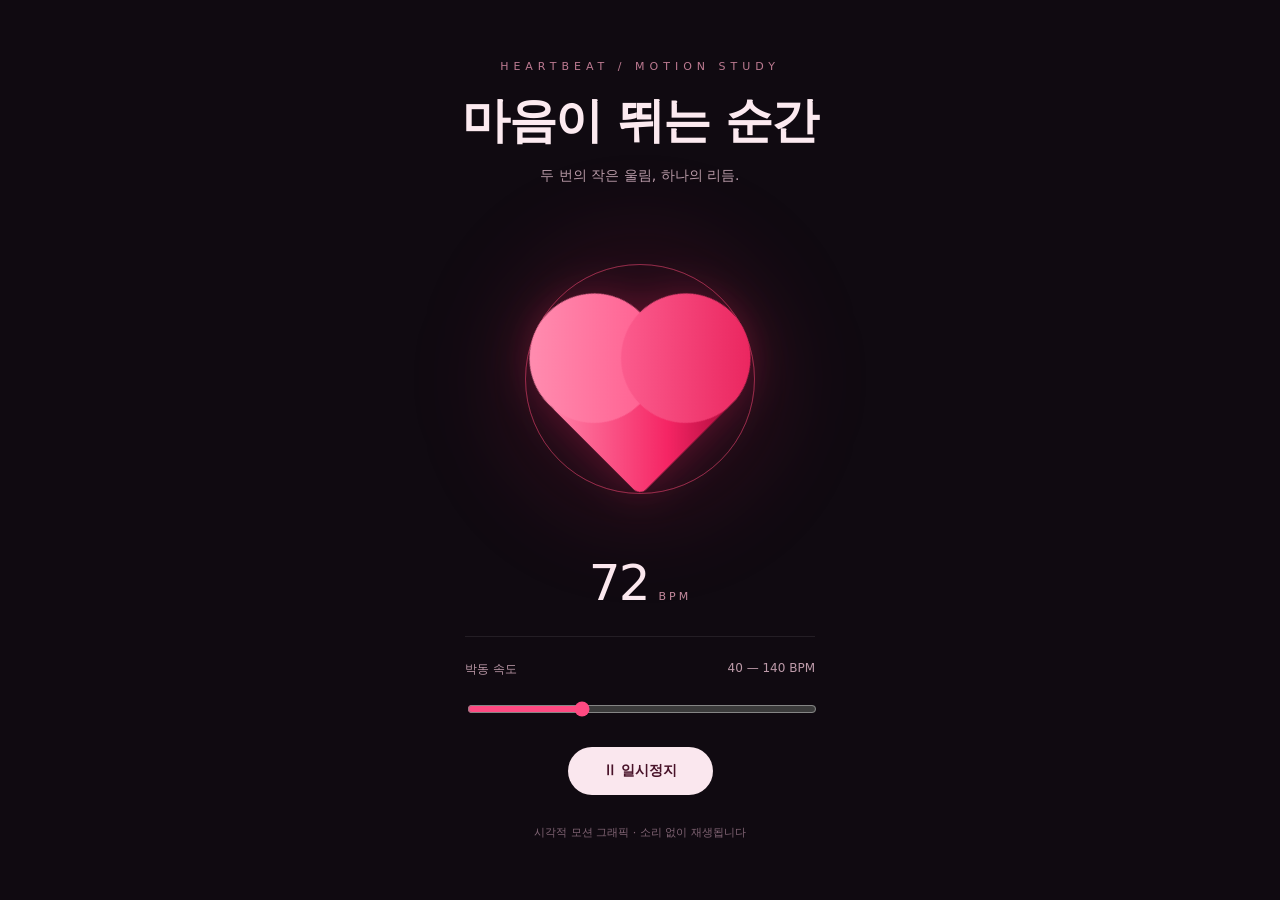
<file: heartbeat.html>
<!doctype html>
<html lang="ko"><head><meta charset="utf-8"><meta name="viewport" content="width=device-width,initial-scale=1"><title>HEARTBEAT · 마음의 리듬</title><style>
*{box-sizing:border-box}body{margin:0;min-height:100svh;background:#100a11;color:#fceaf0;font-family:system-ui,'Malgun Gothic',sans-serif;display:grid;place-items:center;overflow-x:hidden}main{width:min(900px,100%);padding:42px 24px;text-align:center}.eyebrow{font-size:11px;letter-spacing:5px;color:#bc7a91}h1{font-size:clamp(30px,5vw,48px);letter-spacing:-1.5px;margin:16px 0 10px;font-weight:600}.subtitle{color:#b89ba8;font-size:14px}.stage{height:360px;position:relative;display:grid;place-items:center;isolation:isolate;--cycle:.833333s}.stage:before{content:'';position:absolute;width:300px;height:300px;border-radius:50%;background:#a5154220;filter:blur(40px)}.heart{width:180px;height:180px;position:relative;transform:rotate(-45deg);border-radius:12px;background:linear-gradient(135deg,#ff85aa,#f52564 65%,#b00b3d);animation:beat var(--cycle) infinite;filter:drop-shadow(0 0 28px #ff2b644a);z-index:2}.heart:before,.heart:after{content:'';position:absolute;width:180px;height:180px;border-radius:50%;background:inherit}.heart:before{top:-90px;left:0;background:linear-gradient(135deg,#ff96b6,#ff5388)}.heart:after{left:90px;top:0;background:linear-gradient(135deg,#ff6797,#e71b56)}.heart-wrap{transform:translateY(25px) scale(.72)}.ring{position:absolute;width:230px;height:230px;border:1px solid #f24b7a55;border-radius:50%;animation:ripple var(--cycle) infinite;z-index:-1}.ring.second{animation-delay:calc(var(--cycle)*.27)}@keyframes beat{0%,38%,100%{transform:rotate(-45deg) scale(1)}12%{transform:rotate(-45deg) scale(1.17)}20%{transform:rotate(-45deg) scale(1.02)}29%{transform:rotate(-45deg) scale(1.1)}}@keyframes ripple{0%{transform:scale(.7);opacity:0}15%{opacity:.7}100%{transform:scale(1.65);opacity:0}}.paused *{animation-play-state:paused!important}.readout{display:flex;align-items:baseline;gap:10px;justify-content:center;margin-top:-5px}.readout output{font-size:50px;font-weight:300;font-variant-numeric:tabular-nums;letter-spacing:-2px}.readout span{font-size:11px;letter-spacing:3px;color:#c58b9f}.controls{margin:24px auto 0;max-width:350px;padding-top:24px;border-top:1px solid #ffffff15}.slider-label{display:flex;justify-content:space-between;color:#bd9aa9;font-size:12px;margin-bottom:15px}input{width:100%;accent-color:#ff4a82;cursor:pointer;height:28px}button{margin-top:20px;min-width:145px;min-height:48px;background:#fae7ee;border:0;border-radius:30px;color:#481329;font-size:14px;font-weight:600;cursor:pointer}button:hover{background:#ffc6da}button:focus-visible,input:focus-visible{outline:3px solid #ff7da7;outline-offset:5px}.note{font-size:11px;color:#826575;margin-top:30px}.motion-note{font-size:12px;color:#cf9bac;display:none}@media(max-width:500px){main{padding-top:32px}.stage{height:320px}.heart-wrap{transform:translateY(25px) scale(.62)}.ring{width:200px;height:200px}.subtitle{font-size:13px}}@media(prefers-reduced-motion:reduce){.stage *{animation-play-state:paused}.motion-note{display:block}.stage.user-playing *{animation-play-state:running}.stage.paused *{animation-play-state:paused}}
</style></head><body><main><p class="eyebrow">HEARTBEAT / MOTION STUDY</p><h1>마음이 뛰는 순간</h1><p class="subtitle">두 번의 작은 울림, 하나의 리듬.</p><div class="stage" role="img" aria-label="심장 박동처럼 두 번씩 뛰는 분홍빛 하트"><div class="ring"></div><div class="ring second"></div><div class="heart-wrap"><div class="heart"></div></div></div><div class="readout"><output id="value" for="speed">72</output><span>BPM</span></div><div class="controls"><label class="slider-label" for="speed"><span>박동 속도</span><span>40 — 140 BPM</span></label><input id="speed" type="range" min="40" max="140" value="72" aria-label="분당 박동 수"><br><button id="toggle" type="button" aria-pressed="true">Ⅱ 일시정지</button></div><p class="motion-note">동작 줄이기 설정에 따라 멈춰 있습니다. 재생 버튼으로 시작할 수 있어요.</p><p class="note">시각적 모션 그래픽 · 소리 없이 재생됩니다</p></main><script>
const stage=document.querySelector('.stage'),speed=document.querySelector('#speed'),value=document.querySelector('#value'),toggle=document.querySelector('#toggle');let playing=!matchMedia('(prefers-reduced-motion: reduce)').matches;function sync(){stage.classList.toggle('paused',!playing);stage.classList.toggle('user-playing',playing);toggle.textContent=playing?'Ⅱ 일시정지':'▶ 재생';toggle.setAttribute('aria-pressed',String(playing))}speed.addEventListener('input',()=>{value.value=speed.value;stage.style.setProperty('--cycle',60/Number(speed.value)+'s')});toggle.addEventListener('click',()=>{playing=!playing;sync()});sync();
</script></body></html>
</file>
<file: style.css>
@import url('https://fonts.googleapis.com/css2?family=Noto+Sans+KR:wght@400;500;600;700;800;900&display=swap');
:root{--blue:#006da5;--green:#008566;--ink:#14262d;--muted:#647078}*{box-sizing:border-box}html{scroll-behavior:smooth;scroll-padding-top:95px}body{margin:0;font-family:'Noto Sans KR','Malgun Gothic',sans-serif;color:var(--ink);line-height:1.7;word-break:keep-all}a{color:inherit;text-decoration:none}button{font:inherit}a,button{-webkit-tap-highlight-color:transparent}a:focus-visible,button:focus-visible{outline:3px solid #00a991;outline-offset:5px}.skip{position:fixed;top:-100px;z-index:20;background:white;padding:12px}.skip:focus{top:0}header{height:96px;padding:0 6%;display:flex;align-items:center;justify-content:space-between;background:white;position:sticky;top:0;z-index:10;border-bottom:1px solid #e9edef}.logo{width:165px;display:block}nav{display:flex;align-items:center;gap:38px;font-size:15px;font-weight:600}nav a:hover{color:var(--blue)}.nav-contact{padding:11px 20px;border:1px solid #cbd4d8;border-radius:2px}.menu-toggle{display:none}.hero{min-height:650px;height:calc(100vh - 96px);max-height:850px;position:relative;background:#244956 url('assets/hero.jpg') center/cover;color:white;display:flex;align-items:center}.hero-shade{position:absolute;inset:0;background:linear-gradient(90deg,rgba(7,27,40,.88),rgba(7,27,40,.45) 60%,rgba(7,27,40,.16))}.hero-content{position:relative;margin:0 8%;padding:50px 0 100px}.eyebrow{font-size:11px;font-weight:700;letter-spacing:2px;color:var(--blue);margin:0 0 24px}.hero .eyebrow{color:#a7e2de}.hero h1{font-size:clamp(44px,5.1vw,76px);line-height:1.24;letter-spacing:-3px;font-weight:700;margin:0 0 28px}.hero h1 span{color:#a5e0cf}.hero-copy{font-size:17px;color:#e0e8ec;line-height:1.9;margin-bottom:34px}.button{display:inline-flex;gap:55px;padding:14px 23px;font-size:14px;font-weight:600}.light{background:white;color:var(--ink)}.button:hover{background:#bde4d8}.hero-bottom{position:absolute;left:8%;right:8%;bottom:30px;display:flex;justify-content:space-between;padding-top:19px;border-top:1px solid #ffffff50;font-size:10px;letter-spacing:2px}.section{padding:105px 8%}h2{font-size:clamp(30px,3vw,44px);line-height:1.45;font-weight:700;letter-spacing:-1.7px;margin:0 0 25px}p{margin:0 0 20px}.company{display:grid;grid-template-columns:1fr 1fr;gap:9%;align-items:center}.company-copy{font-size:16px;color:var(--muted)}.company-copy p:first-child{font-size:19px;color:var(--ink)}.text-link{display:inline-block;font-size:14px;font-weight:600;border-bottom:1px solid #9baeb6;padding:8px 0;color:var(--ink)}.text-link:hover{color:var(--blue)}.products{background:#f2f5f5}.section-heading{display:flex;justify-content:space-between;align-items:flex-end;gap:30px;margin-bottom:42px}.section-heading h2{margin-bottom:0}.section-heading>p{font-size:15px;color:var(--muted);margin:0}.product-grid{display:grid;grid-template-columns:repeat(3,1fr);gap:20px}.product{background:white;padding:28px 30px 35px;border-top:3px solid transparent;transition:transform .2s,border-color .2s}.product:hover{transform:translateY(-7px);border-color:var(--green)}.product-top{display:flex;justify-content:space-between;color:#86979c;font-size:13px}.product-top span:last-child{color:var(--blue);font-size:23px}.product-image{height:230px;display:flex;align-items:center;justify-content:center}.product-image img{max-width:90%;max-height:190px;object-fit:contain}.product p{font-size:10px;letter-spacing:1.3px;color:var(--blue);margin:0 0 7px}.product h3{font-size:24px;margin:0 0 15px}.product-desc{font-size:14px;color:var(--muted)}.technology{display:grid;grid-template-columns:1fr 1fr;background:#102e3b;color:white}.factory-image{position:relative;min-height:530px;overflow:hidden}.factory-image img{height:100%;width:100%;object-fit:cover}.factory-image:after{content:'';position:absolute;inset:0;background:linear-gradient(0deg,#08252c88,transparent 50%)}.factory-image>span{position:absolute;bottom:30px;left:35px;z-index:1;font-size:10px;letter-spacing:2px}.tech-copy{padding:75px 15% 75px 12%}.tech-copy .eyebrow{color:#83cbb5}.tech-copy>p:not(.eyebrow){color:#becdd3;font-size:15px}.locations{display:flex;border-top:1px solid #ffffff30;border-bottom:1px solid #ffffff30;padding:22px 0;margin:30px 0;gap:45px}.locations strong{font-size:25px;display:block}.locations span{font-size:12px;color:#bacad0}.tech-copy .text-link{color:white}.quality{display:grid;grid-template-columns:1fr 1fr;gap:10%}.quality>div>p:not(.eyebrow){color:var(--muted);font-size:15px}.quality-links a{display:flex;justify-content:space-between;align-items:center;padding:24px 0;border-bottom:1px solid #dce2e4}.quality-links a:first-child{border-top:1px solid #dce2e4}.quality-links small{display:block;font-size:10px;color:var(--muted);letter-spacing:1px;margin-bottom:6px}.quality-links strong{font-size:21px}.quality-links b{font-size:24px;color:var(--blue)}.quality-links a:hover strong{color:var(--blue)}.contact{background:#edf3f4}.contact-grid{display:grid;grid-template-columns:1fr 1fr;gap:60px}.contact article{border-top:1px solid #aabcc2;padding-top:28px}.contact article p{font-size:10px;letter-spacing:1.5px;color:var(--blue);margin-bottom:10px}.contact h3{margin:0 0 8px;font-size:22px}address{font-style:normal;color:var(--muted);font-size:14px}.phone{display:block;font-size:28px;font-weight:500;margin:20px 0 12px;letter-spacing:-1px}footer{padding:40px 8%;display:flex;align-items:center;gap:35px;font-size:12px;color:var(--muted)}footer img{width:130px}footer div{flex:1}footer small{font-size:9px}footer>a{font-size:11px}
@media(min-width:1600px){.section,header{padding-left:max(8%,calc((100vw - 1350px)/2));padding-right:max(8%,calc((100vw - 1350px)/2))}}
@media(max-width:900px){header{height:78px;padding:0 6%}.logo{width:140px}.menu-toggle{display:block;border:0;background:none;font-size:14px;padding:10px}nav{display:none;position:absolute;top:78px;left:0;right:0;background:white;padding:25px 6%;flex-direction:column;align-items:stretch;gap:0;box-shadow:0 15px 20px #12262d15}nav.open{display:flex}nav a{padding:12px}.hero{height:650px;min-height:0}.hero-content{margin:0 6%}.section{padding:75px 6%}.company{gap:6%}.product{padding:20px}.product-image{height:190px}.product-image img{max-height:155px}.product h3{font-size:20px}.tech-copy{padding:50px 10%}.technology .factory-image{min-height:470px}.quality{gap:6%}footer{padding:35px 6%;gap:20px;flex-wrap:wrap}}
@media(max-width:600px){html{scroll-padding-top:78px}.hero{height:650px;background-position:60% center}.hero-content{padding-bottom:80px}.hero h1{font-size:46px;letter-spacing:-2px}.hero .eyebrow{font-size:9px;letter-spacing:1.3px}.hero-copy{font-size:15px}.hero-bottom{left:6%;right:6%;font-size:8px;letter-spacing:1px}.hero-bottom>span{display:none}.hero-bottom>a{margin-left:auto}.company,.quality,.technology{grid-template-columns:1fr}.company{gap:20px}.company-copy p:first-child{font-size:17px}.section-heading{display:block}.section-heading>p{margin-top:22px}.product-grid{grid-template-columns:1fr;gap:15px}.product{padding:25px}.product-image{height:210px}.product-image img{max-height:190px;max-width:85%}.product h3{font-size:24px}.product-desc br{display:none}.technology .factory-image{min-height:0;height:290px}.tech-copy{padding:55px 6%}.quality-links{margin-top:22px}.contact-grid{grid-template-columns:1fr;gap:38px}.phone{font-size:27px}footer img{width:115px}footer div{flex-basis:50%}footer>a{margin-top:4px}.section{padding-top:64px;padding-bottom:64px}}
@media(prefers-reduced-motion:reduce){html{scroll-behavior:auto}.product{transition:none}}

.history{padding-top:20px}.timeline{border-top:2px solid var(--ink)}.history-group{display:grid;grid-template-columns:190px 1fr;padding:30px 0;border-bottom:1px solid #dce2e4}.history-group h3{margin:0;color:var(--blue);font-size:25px;letter-spacing:-1px}.history-group ol{list-style:none;padding:0 0 0 25px;margin:0;border-left:1px solid #d4e0e3}.history-group li{display:grid;grid-template-columns:115px 1fr;gap:20px;position:relative;padding:10px 0;font-size:16px}.history-group li:before{content:'';position:absolute;width:7px;height:7px;border-radius:50%;background:var(--green);left:-29px;top:21px}.history-group time{font-weight:600;font-variant-numeric:tabular-nums;color:var(--muted)}.history-group:first-child li span{font-weight:700;color:var(--blue)}@media(max-width:1100px){nav{gap:20px}}@media(max-width:600px){.history{padding-top:5px}.history-group{grid-template-columns:1fr;gap:15px;padding:24px 0}.history-group h3{font-size:22px}.history-group ol{margin-left:4px;padding-left:20px}.history-group li{grid-template-columns:80px 1fr;gap:12px;font-size:14px}.history-group li:before{left:-24px;top:19px}}

.profile{background:#edf3f4;padding-top:45px;padding-bottom:35px;margin-bottom:65px}.profile-grid{display:grid;grid-template-columns:repeat(3,1fr);gap:30px}.profile-grid>div{border-left:2px solid var(--green);padding-left:22px}.profile-grid strong{display:block;font-size:30px}.profile-grid strong span{display:inline;font-size:18px}.profile-grid span{display:block;color:var(--muted);font-size:13px}.source-note{color:var(--muted);font-size:12px;margin-top:22px}.system-layout{display:grid;grid-template-columns:1.3fr 1fr;gap:60px;align-items:center}.system-layout img{width:100%;height:auto}.system-layout h3{color:var(--blue);font-size:19px}.system-layout p{font-size:15px}.applications,.credentials{background:#f2f5f5}.applications details{border-top:1px solid #bfced3;padding:22px 0}.applications summary{cursor:pointer;font-size:20px;font-weight:600}.applications details p{margin-top:20px;line-height:2}.customer-line{display:flex;gap:35px;border-top:1px solid #bfced3;padding-top:28px;margin-top:20px}.customer-line span{color:var(--muted);font-size:14px}.facility-grid{display:grid;grid-template-columns:repeat(3,1fr);gap:35px}.facility-grid article{border-top:2px solid var(--green);padding-top:18px}.facility-grid h3{font-size:24px}.facility-grid dl{display:grid;grid-template-columns:1fr 1fr;font-size:15px}.facility-grid dd{margin:0;text-align:right}.facility-grid dt{color:var(--muted)}.facility-grid p{font-size:13px;color:var(--muted)}.cert-grid{display:grid;grid-template-columns:repeat(3,1fr);gap:0 30px;margin-top:30px}.cert-grid>div{border-top:1px solid #cbd6da;padding:18px 0}.cert-grid time{display:block;font-size:12px;color:var(--muted)}.cert-grid strong{font-size:19px}.recognition{margin-top:30px;border-top:1px solid #cbd6da;padding-top:20px}.recognition ul{columns:2;padding-left:20px;line-height:2.2;font-size:14px}.safety-grid{display:grid;grid-template-columns:1fr 1fr;gap:50px}.safety-grid article{border-top:2px solid var(--blue);padding-top:15px}.safety-grid h3{font-size:23px}.safety-grid ul{padding-left:19px;color:var(--muted);line-height:2.2;font-size:15px}@media(max-width:600px){.profile-grid,.system-layout,.facility-grid,.safety-grid{grid-template-columns:1fr}.profile-grid{gap:24px}.profile-grid strong{font-size:26px}.profile{margin-bottom:30px}.system-layout{gap:20px}.facility-grid{gap:25px}.cert-grid{grid-template-columns:1fr 1fr;gap:0 18px}.cert-grid strong{font-size:15px}.recognition ul{columns:1}.customer-line{flex-direction:column;gap:10px}.applications summary{font-size:17px}.safety-grid{gap:25px}}

/* Fabrica-inspired manufacturing composition, adapted for Wooshin. */
:root{--blue:#bb431f;--green:#bb431f;--ink:#20201e;--muted:#6d6c67}body{background:#faf9f6}header{background:#faf9f6;height:90px;border-color:#deded8}nav{font-size:13px;gap:28px}.nav-contact{background:var(--ink);color:white;border:0;border-radius:0 0 15px 0}.fabrica-hero{height:auto;max-height:none;min-height:0;background:repeating-linear-gradient(90deg,transparent 0,transparent calc(25% - 1px),#dcdcd654 25%);color:var(--ink);display:block;padding:90px 6% 0}.hero-grid{display:grid;grid-template-columns:2.2fr 1fr;gap:60px;align-items:end}.fabrica-hero .eyebrow{display:inline-flex;align-items:center;gap:9px;color:var(--ink);letter-spacing:1px;font-size:10px;background:#fff;padding:7px 13px;border:1px solid #deded8;border-radius:25px}.status-dot{width:7px;height:7px;background:var(--blue)}.fabrica-hero h1{font-size:clamp(42px,5.6vw,85px);line-height:1.25;letter-spacing:-4px;font-weight:800;margin:0}.fabrica-hero h1 span{color:var(--blue)}.hero-aside{padding-bottom:5px}.hero-aside .since{font-size:11px;letter-spacing:2px;color:var(--ink);margin-bottom:15px}.hero-aside>p{font-size:14px;color:var(--muted);line-height:1.9}.hero-aside .button{padding:6px 6px 6px 20px;background:var(--ink);color:white;gap:24px;align-items:center;border-radius:0 0 18px 0;font-size:12px}.hero-aside .button span{background:var(--blue);padding:7px 13px;border-radius:0 0 12px 0;font-size:20px}.hero-meta{display:flex;justify-content:space-between;font-size:9px;letter-spacing:1.4px;padding:75px 0 25px}.factory-showcase{height:580px;position:relative;background:#242a26;overflow:hidden}.factory-showcase>img{width:100%;height:100%;object-fit:cover;filter:brightness(.57)}.showcase-caption{position:absolute;left:8%;bottom:65px;color:white}.showcase-caption>span{font-size:10px;letter-spacing:3px;color:#dfddd5}.showcase-caption h2{margin-top:20px;font-size:46px;line-height:1.4}.showcase-caption>a{font-size:13px;border-bottom:1px solid #ffffff88;padding-bottom:8px}.image-label{position:absolute;right:6%;bottom:35px;font-size:9px;letter-spacing:2px;color:#fff}.industry-strip{display:flex;justify-content:space-around;gap:25px;align-items:center;background:var(--blue);color:white;padding:20px 4%;font-size:14px;letter-spacing:2px;overflow:hidden;white-space:nowrap}.industry-strip b{font-size:27px;font-weight:400}.company{padding-top:110px;padding-bottom:100px}.company h2{font-size:43px}.profile{background:#eeede7}.profile-grid strong{font-size:35px}.products{background:#efeee8}.product-grid{gap:0;border:1px solid #d8d7d1}.product{background:#faf9f6;border-top:0;border-right:1px solid #d8d7d1;position:relative;padding:28px 30px 38px}.product:last-child{border-right:0}.product:hover{transform:none;background:white}.product:hover .product-image img{transform:scale(1.08)}.product-image img{transition:transform .3s}.product-top span:last-child{background:var(--ink);color:white;width:38px;height:38px;text-align:center;border-radius:0 0 12px 0}.product-image{height:270px}.technology{background:#242724}.tech-copy .eyebrow{color:#eea187}.tech-copy .text-link{color:white}.factory-image>span{background:#20201eb0;padding:9px}.applications,.credentials{background:#efeee8}.contact{background:var(--blue);color:white}.contact .eyebrow,.contact .section-heading>p,.contact article p,.contact address{color:#f5d6ca}.contact article{border-color:#ffffff55}.contact .text-link{color:white;border-color:#ffffff66}footer{background:#212320;color:#c0c2bc}footer img{background:white;padding:10px;width:145px}.section-heading h2{font-weight:700}.quality-links b{font-weight:400}.quality-links a:hover{padding-left:10px;transition:padding .2s}.history-group h3{font-size:22px}
@media(max-width:900px){header{height:78px}nav{gap:0}.fabrica-hero{padding-top:65px}.hero-grid{grid-template-columns:1.6fr 1fr;gap:30px}.fabrica-hero h1{font-size:51px;letter-spacing:-2.5px}.factory-showcase{height:470px}.showcase-caption h2{font-size:38px}.company h2{font-size:33px}.industry-strip{justify-content:flex-start;font-size:11px}}
@media(max-width:600px){.fabrica-hero{padding:48px 6% 0}.hero-grid{grid-template-columns:1fr;gap:27px}.fabrica-hero h1{font-size:43px;letter-spacing:-2.5px}.fabrica-hero .eyebrow{font-size:8px}.hero-aside>p{font-size:14px}.hero-meta{padding-top:40px;font-size:8px}.hero-meta>span:last-child{display:none}.factory-showcase{height:390px}.showcase-caption{left:6%;bottom:40px}.showcase-caption h2{font-size:31px}.showcase-caption>span{font-size:8px}.image-label{bottom:13px;font-size:7px}.industry-strip{gap:24px;padding:14px 6%}.industry-strip b{font-size:20px}.company{padding-top:64px;padding-bottom:64px}.company h2{font-size:32px}.product{border-right:0;border-bottom:1px solid #d8d7d1}.product:last-child{border-bottom:0}.product-image{height:230px}.product-image img{max-height:200px}.profile-grid strong{font-size:28px}nav{background:#faf9f6}.product-image img{transition:none}}

/* Phone layout and touch controls */
.mobile-actions{display:none}
@media(max-width:767px){
html{scroll-padding-top:88px}body{padding-bottom:calc(72px + env(safe-area-inset-bottom));font-size:15px;overflow-wrap:break-word}header{height:72px;padding:0 20px}.logo{width:136px}.menu-toggle{min-width:64px;min-height:48px;font-size:14px}nav{top:72px;padding:12px 20px 22px;max-height:calc(100dvh - 150px);overflow-y:auto;border-bottom:1px solid #d8d7d1}nav a{padding:14px 12px;font-size:16px;border-bottom:1px solid #e4e3dd}nav .nav-contact{margin-top:14px;text-align:center;border:0;padding:14px}.fabrica-hero{padding:40px 20px 0;background-size:200% 100%}.hero-grid{grid-template-columns:1fr;gap:22px}.fabrica-hero .eyebrow{font-size:8px;letter-spacing:.7px;margin-bottom:23px}.fabrica-hero h1{font-size:clamp(32px,7.8vw,49px);letter-spacing:-1.7px;line-height:1.35;word-break:keep-all}.hero-aside{max-width:470px}.hero-aside .since{font-size:10px;margin-bottom:12px}.hero-aside>p{font-size:14px;line-height:1.85;margin-bottom:20px}.hero-aside .button{min-height:52px;font-size:14px;justify-content:space-between;width:230px}.hero-meta{padding:30px 0 20px;font-size:8px;letter-spacing:.6px;gap:12px}.hero-meta>span:last-child{display:none}.factory-showcase{height:340px}.factory-showcase>img{object-position:46% center}.showcase-caption{left:20px;right:20px;bottom:42px}.showcase-caption h2{font-size:clamp(25px,6.4vw,34px);letter-spacing:-1px}.showcase-caption>a{display:inline-flex;min-height:44px;align-items:center}.image-label{right:20px;bottom:15px}.industry-strip{padding:10px 20px;font-size:10px;gap:18px}.industry-strip b{font-size:18px}.section{padding:52px 20px}.eyebrow{font-size:9px;letter-spacing:1.4px;margin-bottom:18px}h2,.company h2{font-size:28px;line-height:1.5;letter-spacing:-1px}.section-heading{display:block;margin-bottom:28px}.section-heading>p{font-size:14px;margin-top:17px}.company,.quality,.technology,.profile-grid,.system-layout,.facility-grid,.safety-grid,.contact-grid{grid-template-columns:1fr}.company{gap:12px}.company-copy p:first-child{font-size:16px}.company-copy{font-size:14px}.text-link{min-height:44px;display:inline-flex;align-items:center}.profile{margin-bottom:15px}.profile-grid{gap:22px}.profile-grid strong{font-size:27px}.profile-grid>div{padding-left:17px}.source-note{font-size:12px;line-height:1.8}.history{padding-top:35px}.history-group{grid-template-columns:1fr;gap:11px;padding:22px 0}.history-group h3{font-size:20px}.history-group ol{margin-left:3px;padding-left:18px}.history-group li{grid-template-columns:71px minmax(0,1fr);font-size:13px;gap:10px;padding:9px 0;line-height:1.8}.history-group li:before{left:-22px;top:18px}.history-group time{font-size:12px}.product-grid{grid-template-columns:1fr}.product{padding:22px;border-right:0;border-bottom:1px solid #d8d7d1}.product-image{height:200px}.product-image img{max-width:90%;max-height:180px}.product h3{font-size:23px}.product-desc{font-size:14px}.system-layout{gap:20px}.applications summary{min-height:50px;font-size:16px;line-height:1.7;padding-right:8px}.applications details p{font-size:14px;line-height:2}.customer-line{flex-direction:column;gap:10px;font-size:15px}.technology .factory-image{min-height:0;height:250px}.factory-image>span{left:20px;bottom:20px;font-size:8px}.tech-copy{padding:45px 20px}.locations{gap:35px}.quality-links strong{font-size:19px}.facility-grid{gap:20px}.facility-grid h3{font-size:22px}.cert-grid{grid-template-columns:repeat(2,minmax(0,1fr));gap:0 16px}.cert-grid strong{font-size:14px;overflow-wrap:anywhere}.recognition ul{columns:1;font-size:13px;line-height:2.1}.safety-grid{gap:22px}.safety-grid h3{font-size:20px}.safety-grid ul{font-size:14px}.contact-grid{gap:30px}.contact h3{font-size:21px}.contact address{font-size:13px}.phone{font-size:25px;min-height:44px}.contact article{padding-top:20px}footer{padding:30px 20px;gap:18px}footer img{width:120px}footer div{font-size:11px}footer>a{min-height:44px;display:inline-flex;align-items:center}.mobile-actions{display:grid;grid-template-columns:1fr 1.2fr;gap:10px;position:fixed;z-index:12;bottom:0;left:0;right:0;padding:10px 16px calc(10px + env(safe-area-inset-bottom));border-top:1px solid #dcdad2;background:#faf9f6f5;backdrop-filter:blur(12px)}.mobile-actions a{min-height:48px;display:flex;align-items:center;justify-content:center;font-size:14px;font-weight:600;border:1px solid #ccc9bf}.mobile-actions a:last-child{background:var(--blue);border-color:var(--blue);color:white;border-radius:0 0 12px 0}
}

.music-player{position:fixed;right:20px;bottom:20px;z-index:13;font-size:13px}.music-player>summary{cursor:pointer;background:#20201e;color:white;padding:12px 18px;min-height:46px;box-shadow:0 3px 16px #0002;border:1px solid #ffffff55;list-style:none}.music-player>summary::-webkit-details-marker{display:none}.music-panel{position:absolute;right:0;bottom:58px;background:#faf9f6;border:1px solid #d8d7d1;padding:20px;width:min(330px,calc(100vw - 32px));box-shadow:0 6px 30px #0002}.music-panel strong{font-size:16px}.music-panel p{font-size:12px;color:#6d6c67;margin:8px 0 15px}.music-panel audio{width:100%;height:44px}.music-panel small,.music-panel>a{display:block;font-size:11px;margin-top:10px}.music-panel>a{text-decoration:underline;color:#bb431f}@media(max-width:767px){.music-player{right:16px;bottom:calc(86px + env(safe-area-inset-bottom))}.music-player>summary{padding:10px 14px;font-size:12px}.music-panel{bottom:55px}}

.exhaust-motion{background:#151d27;color:#eaf0f2}.exhaust-motion .eyebrow{color:#eba769}.exhaust-motion .section-heading>p,.exhaust-motion .source-note{color:#a5b3c4}.exhaust-frame{display:block;width:100%;height:900px;border:1px solid #ffffff15;border-radius:16px;background:#0e131b}@media(max-width:767px){.exhaust-frame{height:740px;border-radius:10px}}
</file>
